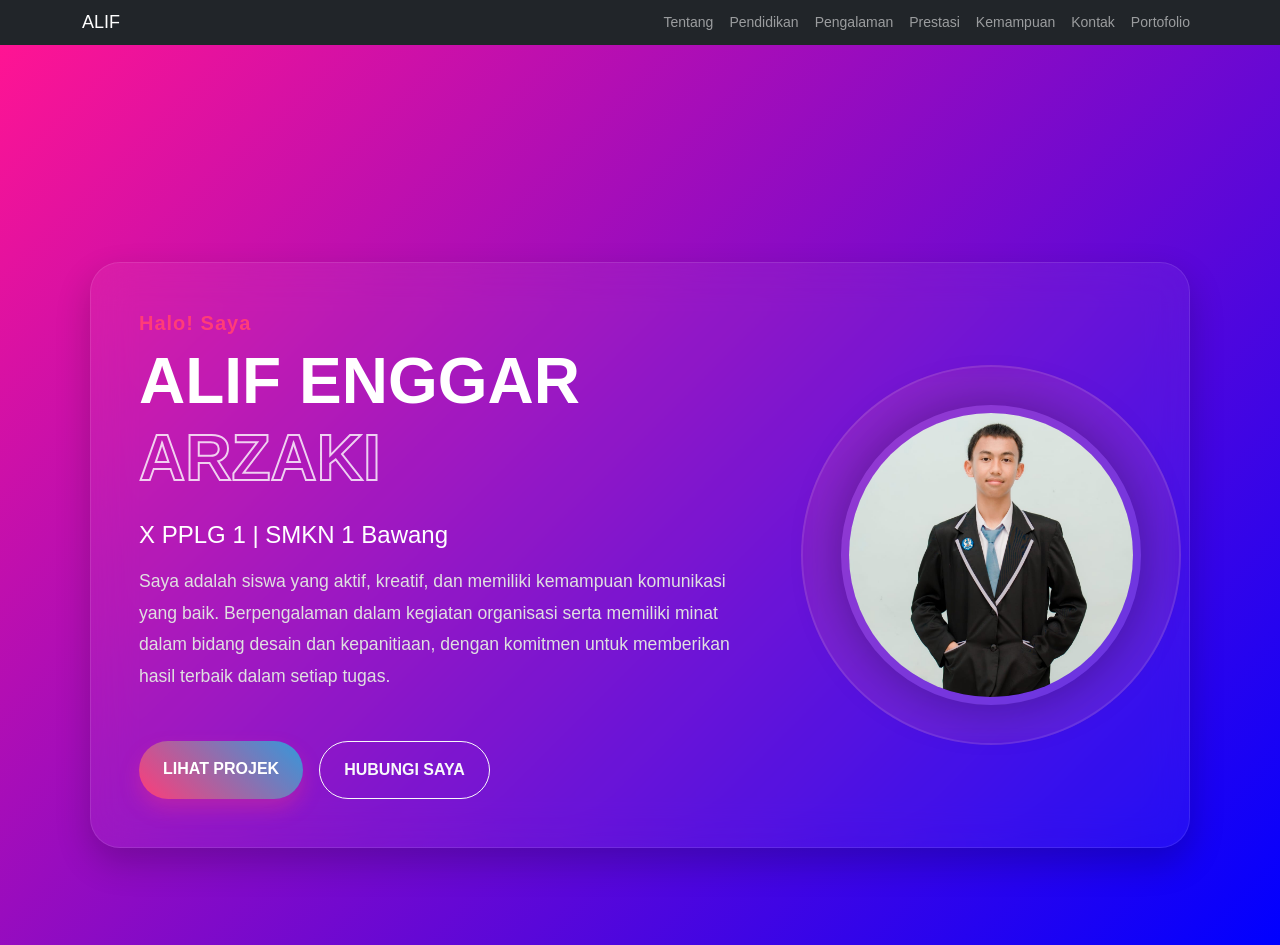
<file: index.html>
<!doctype html>
<html lang="en">

<head>
  <meta charset="UTF-8" />
  <meta name="viewport" content="width=device-width, initial-scale=1.0" />
  <title>CV_AlifEnggarArzaki</title>
  <link href="bootstrap.min.css" rel="stylesheet" />
  <link href="style.css" rel="stylesheet" />
  <script src="https://cdn.jsdelivr.net/npm/bootstrap@5.3.0/dist/js/bootstrap.bundle.min.js"></script>
  </body>

</html>
</head>

<body>
  <nav class="navbar navbar-expand-lg navbar-dark bg-dark py-1">
    <div class="container">
      <a class="navbar-brand" href="#">ALIF</a>

      <button class="navbar-toggler" type="button" data-bs-toggle="collapse" data-bs-target="#menu">
        <span class="navbar-toggler-icon"></span>
      </button>

      <div class="collapse navbar-collapse" id="menu">
        <ul class="navbar-nav ms-auto">
          <li class="nav-item">
            <a class="nav-link" href="#">Tentang</a>
          </li>
          <li class="nav-item">
            <a class="nav-link" href="pendidikan.html">Pendidikan</a>
          </li>
          <li class="nav-item">
            <a class="nav-link" href="pengalaman.html">Pengalaman</a>
          </li>
          <li class="nav-item">
            <a class="nav-link" href="prestasi.html">Prestasi</a>
          </li>
          <li class="nav-item">
            <a class="nav-link" href="Kemampuan.html">Kemampuan</a>
          </li>
          <li class="nav-item">
            <a class="nav-link" href="kontak.html">Kontak</a>
          </li>
          <li class="nav-item">
            <a class="nav-link" href="portofolio.html">Portofolio</a>
          </li>
        </ul>
      </div>
    </div>
  </nav>

  <section id="tentang" class="tentang-section d-flex align-items-center">
    <div class="container">
      <div class="card tentang-card p-5 mx-auto">
        <div class="row align-items-center">
          <div class="col-lg-8 order-2 order-lg-1 text-container mt-4 mt-lg-0">
            <h5 class="text-primary-custom fw-bold mb-2">Halo! Saya</h5>
            <h1 class="display-3 fw-bold text-white mb-0">ALIF ENGGAR</h1>
            <h1 class="display-3 fw-bold text-outline-custom mb-4">ARZAKI</h1>
            <h4 class="text-white fw-medium mb-3">X PPLG 1 | SMKN 1 Bawang</h4>

            <p class="text-light-gray mb-5">
              Saya adalah siswa yang aktif, kreatif, dan memiliki kemampuan komunikasi yang baik. Berpengalaman dalam
              kegiatan organisasi serta memiliki minat dalam bidang desain dan kepanitiaan, dengan komitmen untuk
              memberikan hasil terbaik dalam setiap tugas.
            </p>

            <div class="d-flex gap-3 btn-wrapper">
              <a href="portofolio.html" class="btn btn-primary-custom px-4 py-3 rounded-pill fw-bold text-uppercase">Lihat
                Projek</a>
              <a href="kontak.html" class="btn btn-outline-light px-4 py-3 rounded-pill fw-bold text-uppercase">Hubungi
                Saya</a>
            </div>
          </div>

          <div class="col-lg-4 order-1 order-lg-2 text-center text-lg-end">
            <div class="foto-container position-relative">
              <div class="ring-blur-custom"></div>
              <img src="Asset/image/FotoProfil.jpeg" class="foto-profil-modern" alt="Alif Enggar Arzaki" />
            </div>
          </div>
        </div>
      </div>
    </div>
  </section>
</body>

</html>
</file>
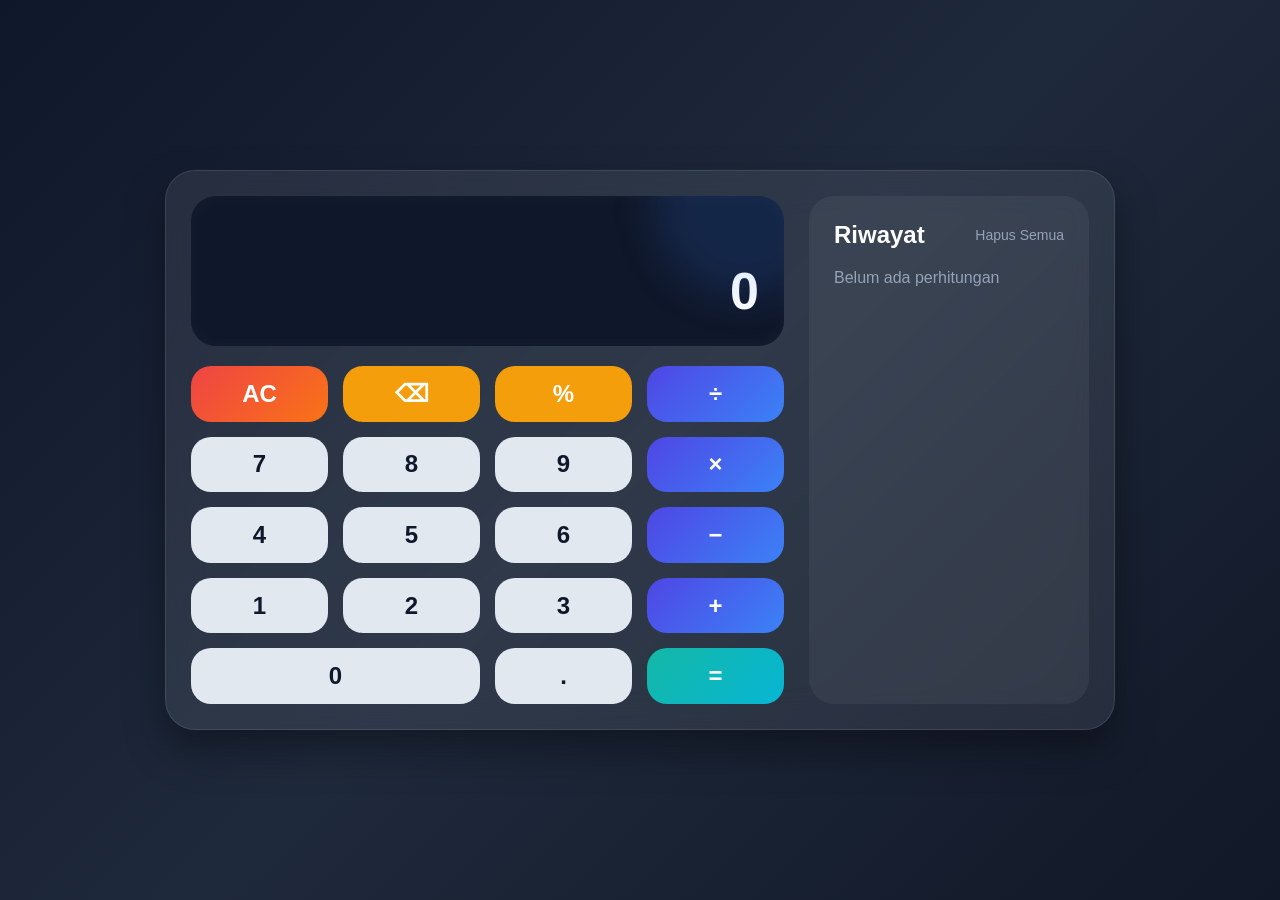
<file: KALKULATOR/index.html>
<!DOCTYPE html>
<html lang="id">
<head>
  <meta charset="UTF-8">
  <meta name="viewport" content="width=device-width, initial-scale=1.0">
  <title>Kalkulator</title>

  <link rel="stylesheet" href="style.css">
  <link rel="stylesheet" href="kalkulator.js">

</head>
<body>

  <div class="container">

    <div class="calculator">

      <div class="display">
        <div class="history-mini" id="miniHistory"></div>
        <div class="result" id="result">0</div>
      </div>

      <div class="buttons">

        <button class="clear" onclick="clearDisplay()">AC</button>
        <button class="special" onclick="deleteLast()">⌫</button>
        <button class="special" onclick="append('%')">%</button>
        <button class="operator" onclick="append('/')">÷</button>

        <button class="number" onclick="append('7')">7</button>
        <button class="number" onclick="append('8')">8</button>
        <button class="number" onclick="append('9')">9</button>
        <button class="operator" onclick="append('*')">×</button>

        <button class="number" onclick="append('4')">4</button>
        <button class="number" onclick="append('5')">5</button>
        <button class="number" onclick="append('6')">6</button>
        <button class="operator" onclick="append('-')">−</button>

        <button class="number" onclick="append('1')">1</button>
        <button class="number" onclick="append('2')">2</button>
        <button class="number" onclick="append('3')">3</button>
        <button class="operator" onclick="append('+')">+</button>

        <button class="number zero" onclick="append('0')">0</button>
        <button class="number" onclick="append('.')">.</button>
        <button class="equal" onclick="calculate()">=</button>

      </div>
    </div>

    <!-- HISTORY -->
    <div class="history-box">

      <div class="history-top">
        <h2>Riwayat</h2>
        <span class="clear-history" onclick="clearHistory()">
          Hapus Semua
        </span>
      </div>

      <div class="history-list" id="historyList">
        <p style="color:#94a3b8">
          Belum ada perhitungan
        </p>
      </div>

    </div>

  </div>

  <script src="kalkulator.js"></script>
</body>
</html>
</file>
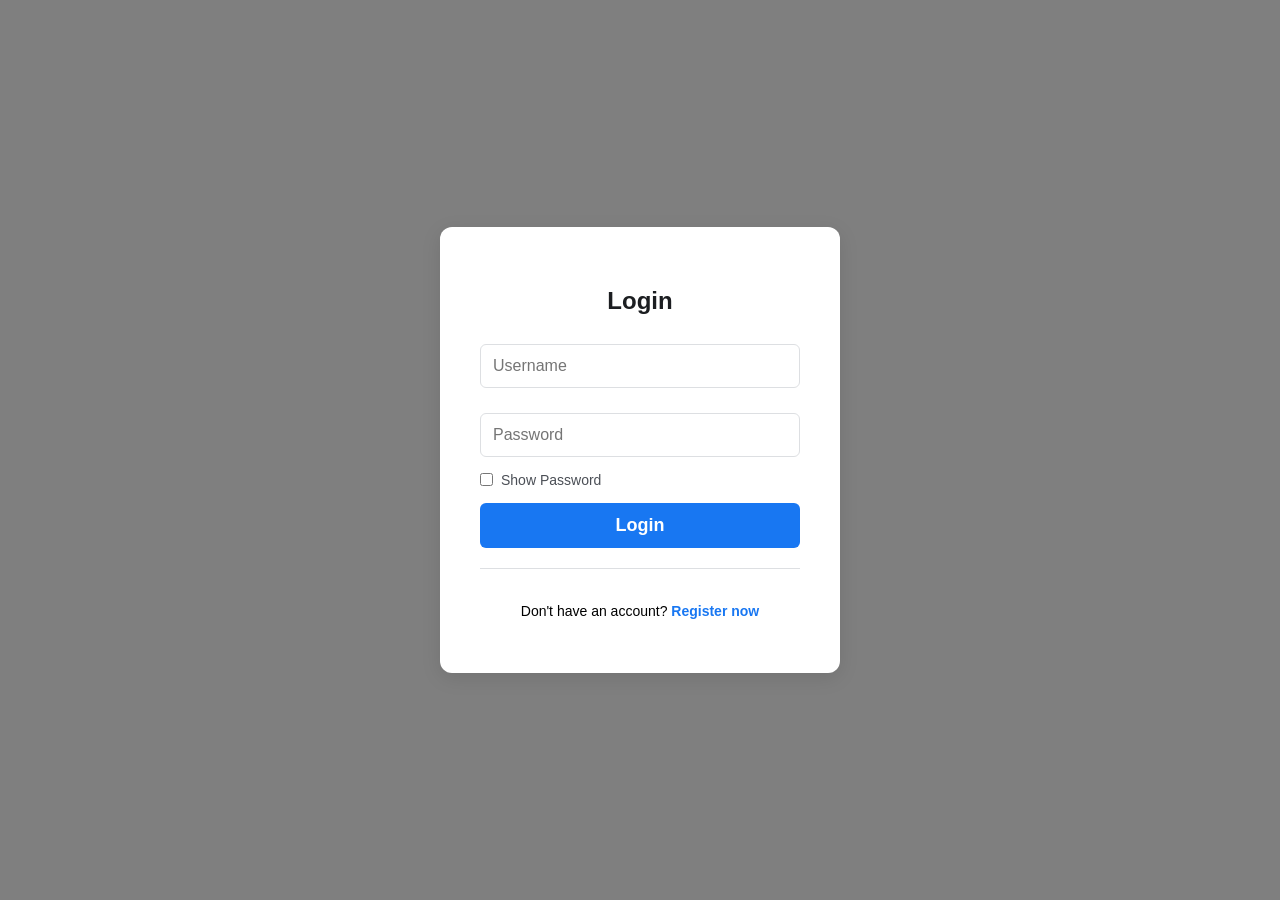
<file: LATIHANJS/index.html>
<!DOCTYPE html>
<html lang="en">
<head>
    <meta charset="UTF-8">
    <meta name="viewport" content="width=device-width, initial-scale=1.0">
    <title>Login Page with Show Password</title>
    <style>
        body {
            font-family: 'Segoe UI', Tahoma, Geneva, Verdana, sans-serif;
            background-image: linear-gradient(rgba(0, 0, 0, 0.5), rgba(0, 0, 0, 0.5)), 
            url('https://img.pikbest.com/photo/20251111/vibrant-autumn-park-pathway-lined-with-colorful-trees-and-fallen-leaves_12023535.jpg!bwr800');
            background-size: cover; 
            background-position: center; 
            background-attachment: fixed; 
            display: flex;
            justify-content: center;
            align-items: center;
            height: 100vh;
            margin: 0;
        }

        .login-page {
            background: white;
            padding: 2.5rem; 
            border-radius: 12px; 
            box-shadow: 0 5px 20px rgba(0, 0, 0, 0.1);
            width: 320px;
            text-align: center;
        }

        h2 {
            margin-bottom: 1.5rem;
            color: #1c1e21;
            font-size: 24px;
        }

        .input-group {
            margin-bottom: 15px;
            text-align: left;
        }

        input[type="text"],
        input[type="password"] {
            width: 100%;
            padding: 12px;
            margin: 5px 0;
            border: 1px solid #dddfe2;
            border-radius: 6px;
            box-sizing: border-box;
            font-size: 16px;
        }

        input[type="text"]:focus,
        input[type="password"]:focus {
            outline: none;
            border-color: #1877f2;
            box-shadow: 0 0 0 2px #e7f3ff;
        }

        .show-password-container {
            display: flex;
            align-items: center;
            justify-content: flex-start;
            margin-top: -5px; 
            margin-bottom: 15px;
            font-size: 14px;
            color: #4b4f56;
            cursor: pointer; 
        }

        .show-password-container input {
            margin: 0 8px 0 0; 
            cursor: pointer;
            width: auto; 
        }

        button.btn-login {
            width: 100%;
            padding: 12px;
            background-color: #1877f2; 
            border: none;
            border-radius: 6px;
            color: white;
            font-size: 18px;
            font-weight: bold;
            cursor: pointer;
            transition: background-color 0.3s;
        }

        button.btn-login:hover {
            background-color: #166fe5;
        }

        .register {
            margin-top: 20px;
            font-size: 14px;
            border-top: 1px solid #dddfe2;
            padding-top: 20px;
        }

        .register a {
            color: #1877f2;
            text-decoration: none;
            font-weight: 600;
        }

        .register a:hover {
            text-decoration: underline;
        }
    </style>
</head>
<body>

    <div class="login-page">
        <h2>Login</h2>
        <form id="loginForm">
            <div class="input-group">
                <input type="text" id="username" placeholder="Username" required>
            </div>
            
            <div class="input-group">
                <input type="password" id="password" placeholder="Password" required>
            </div>

            <div class="show-password-container">
                <input type="checkbox" id="showPasswordCheckbox">
                <label for="showPasswordCheckbox">Show Password</label>
            </div>

            <button type="submit" class="btn-login">Login</button>
        </form>
        
        <div class="register">
            <p>Don't have an account? <a href="#">Register now</a></p>
        </div>
    </div>

    <script>

        const passwordInput = document.getElementById('password');
        const showPasswordCheckbox = document.getElementById('showPasswordCheckbox');

        showPasswordCheckbox.addEventListener('change', function() {
            if (this.checked) {
                passwordInput.type = 'text';
            } else {
                passwordInput.type = 'password';
            }
        });


        document.getElementById('loginForm').addEventListener('submit', function(event) {
            event.preventDefault(); 
            const user = document.getElementById('username').value;
            const pass = passwordInput.value; 
            const validUsername = "ALIF";
            const validPassword = "ALIFGACOR123";

            if (user === validUsername && pass === validPassword) {
                alert("Login Berhasil");
            } else {
                alert("Login Gagal Username atau Password Salah");
            }
        });
    </script>

</body>
</html>
</file>
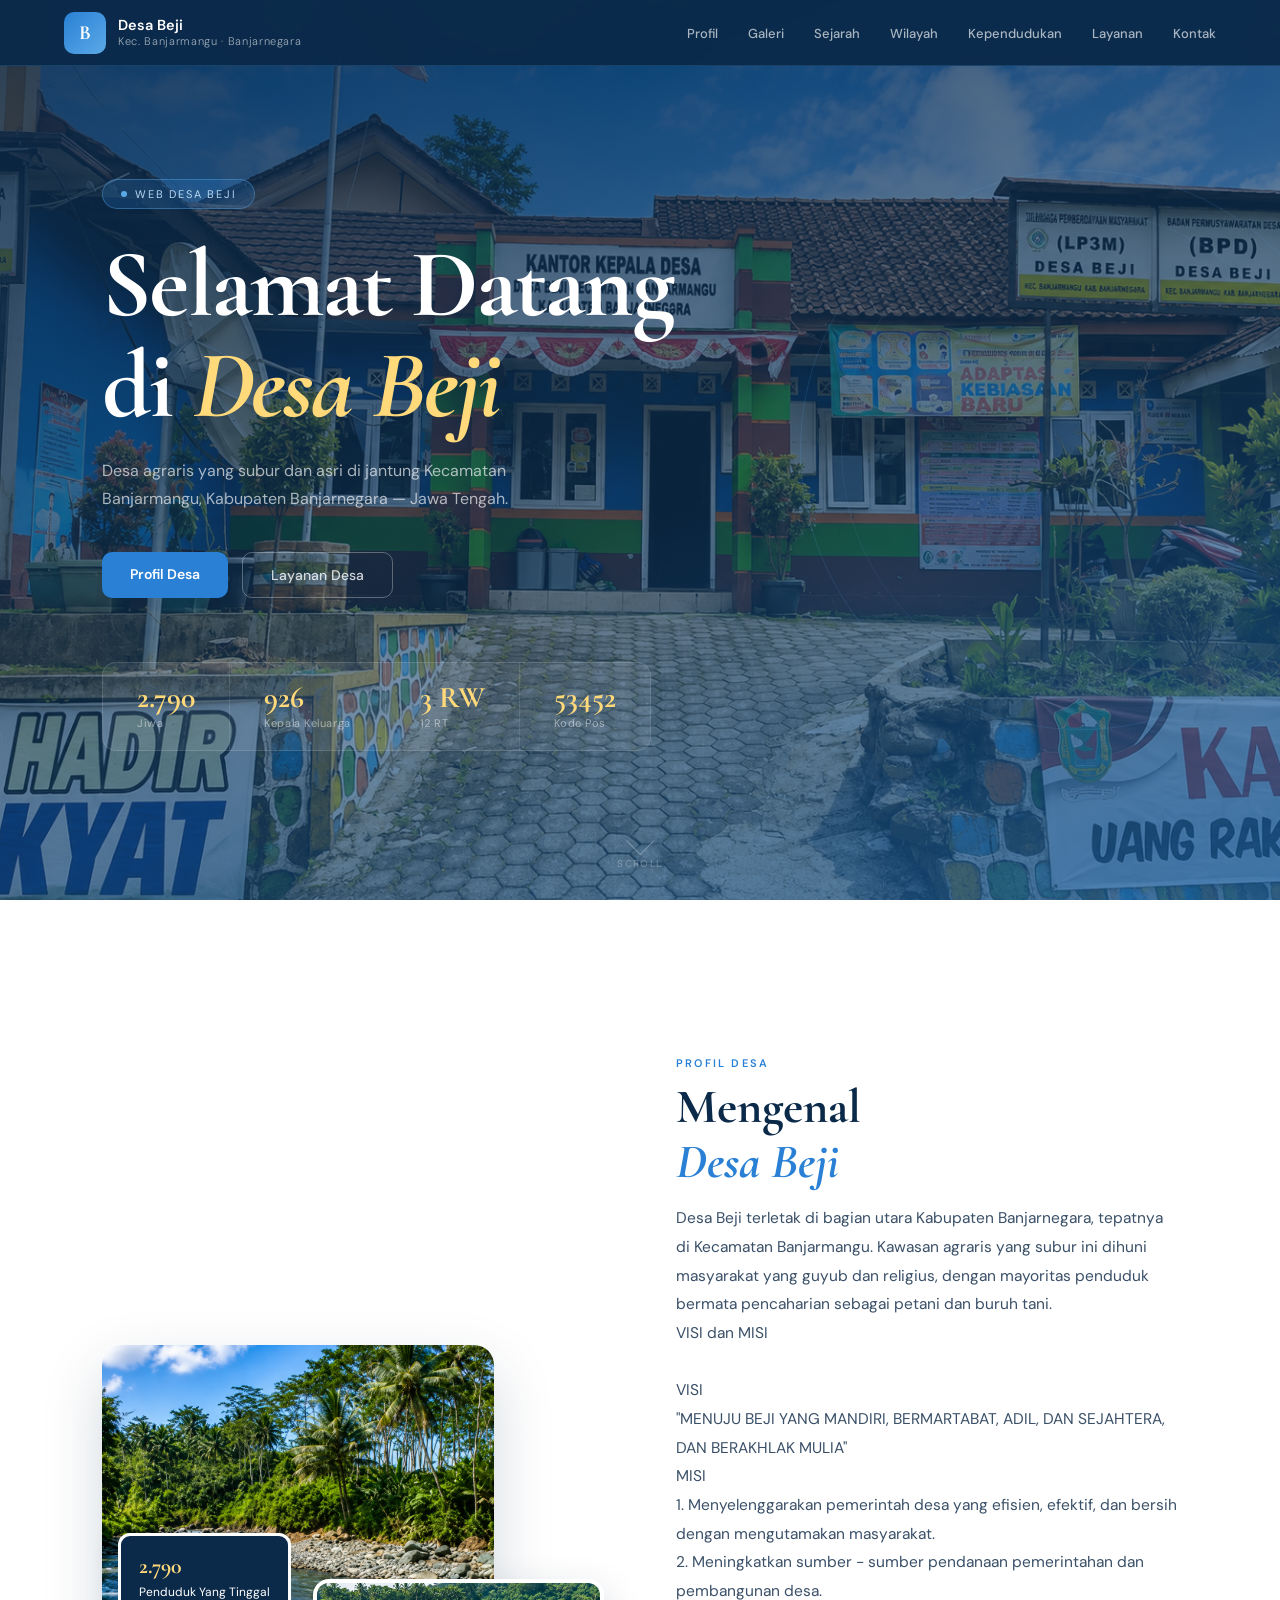
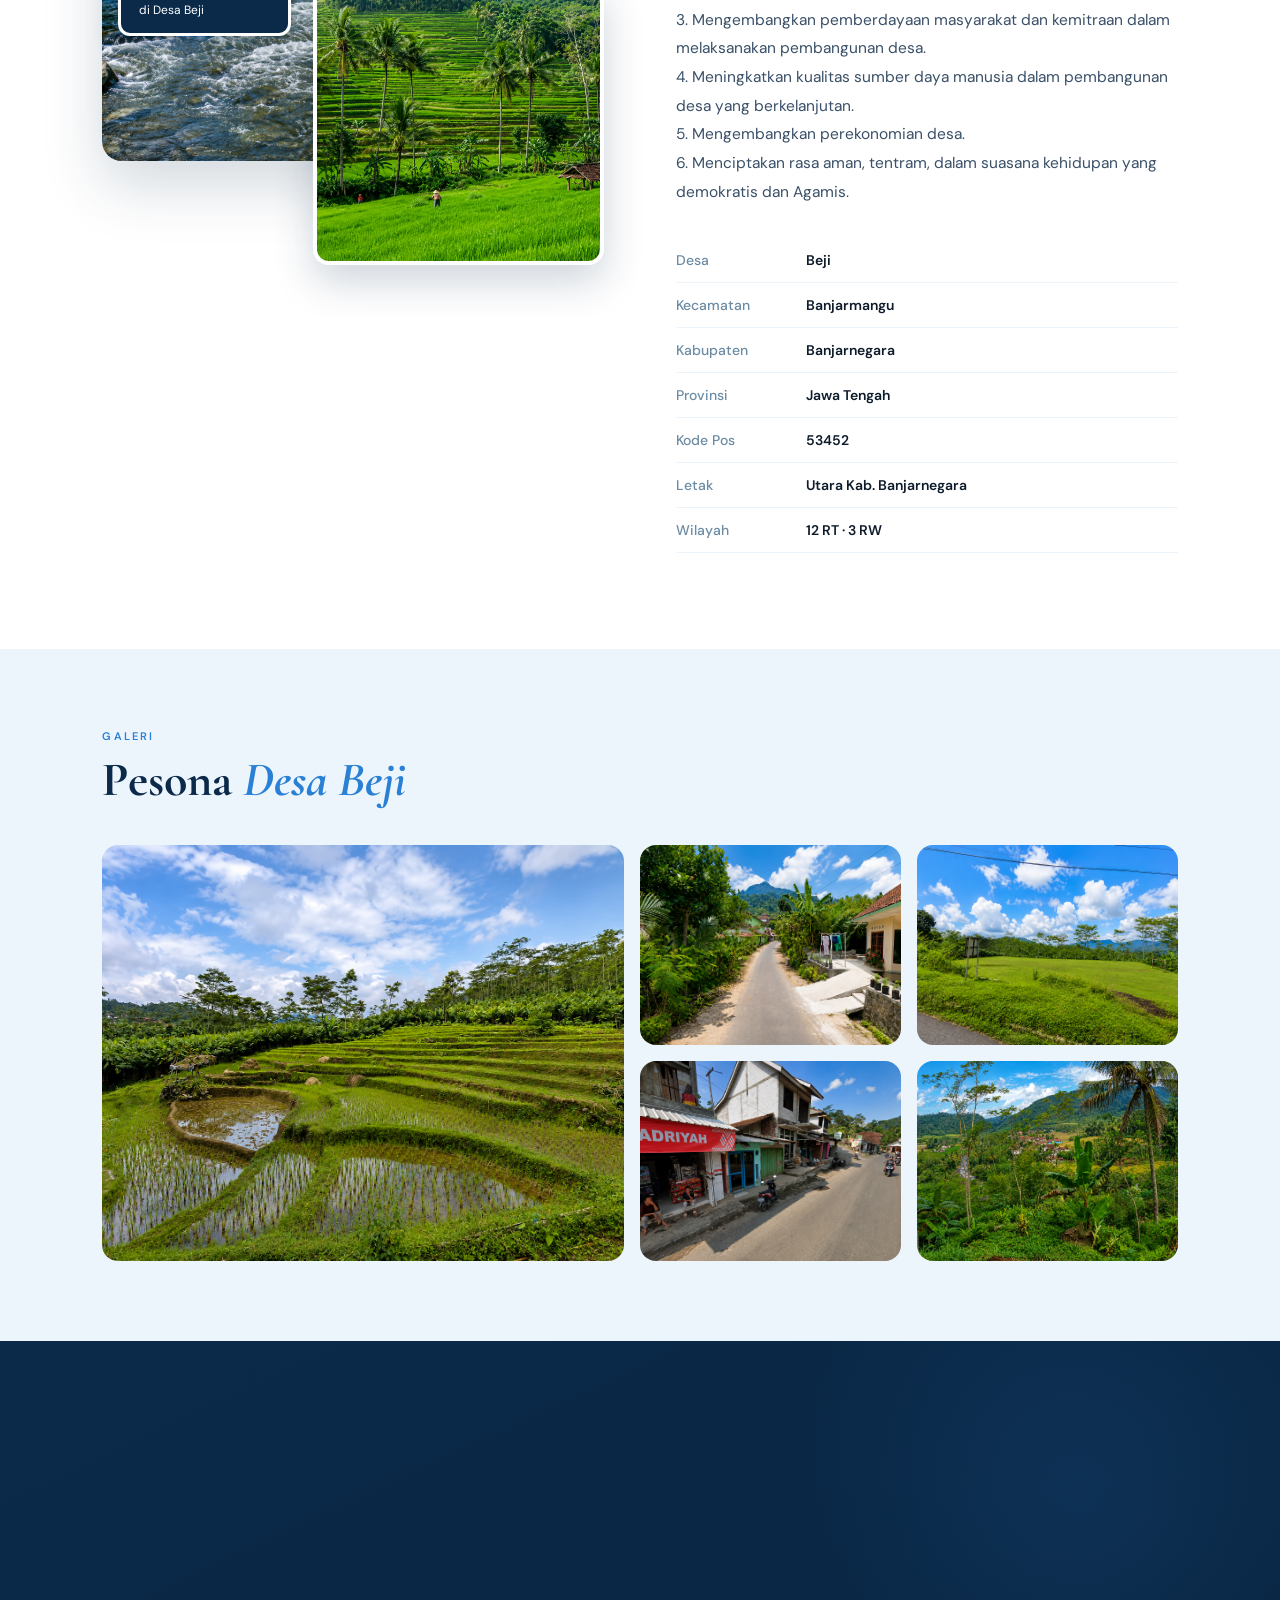
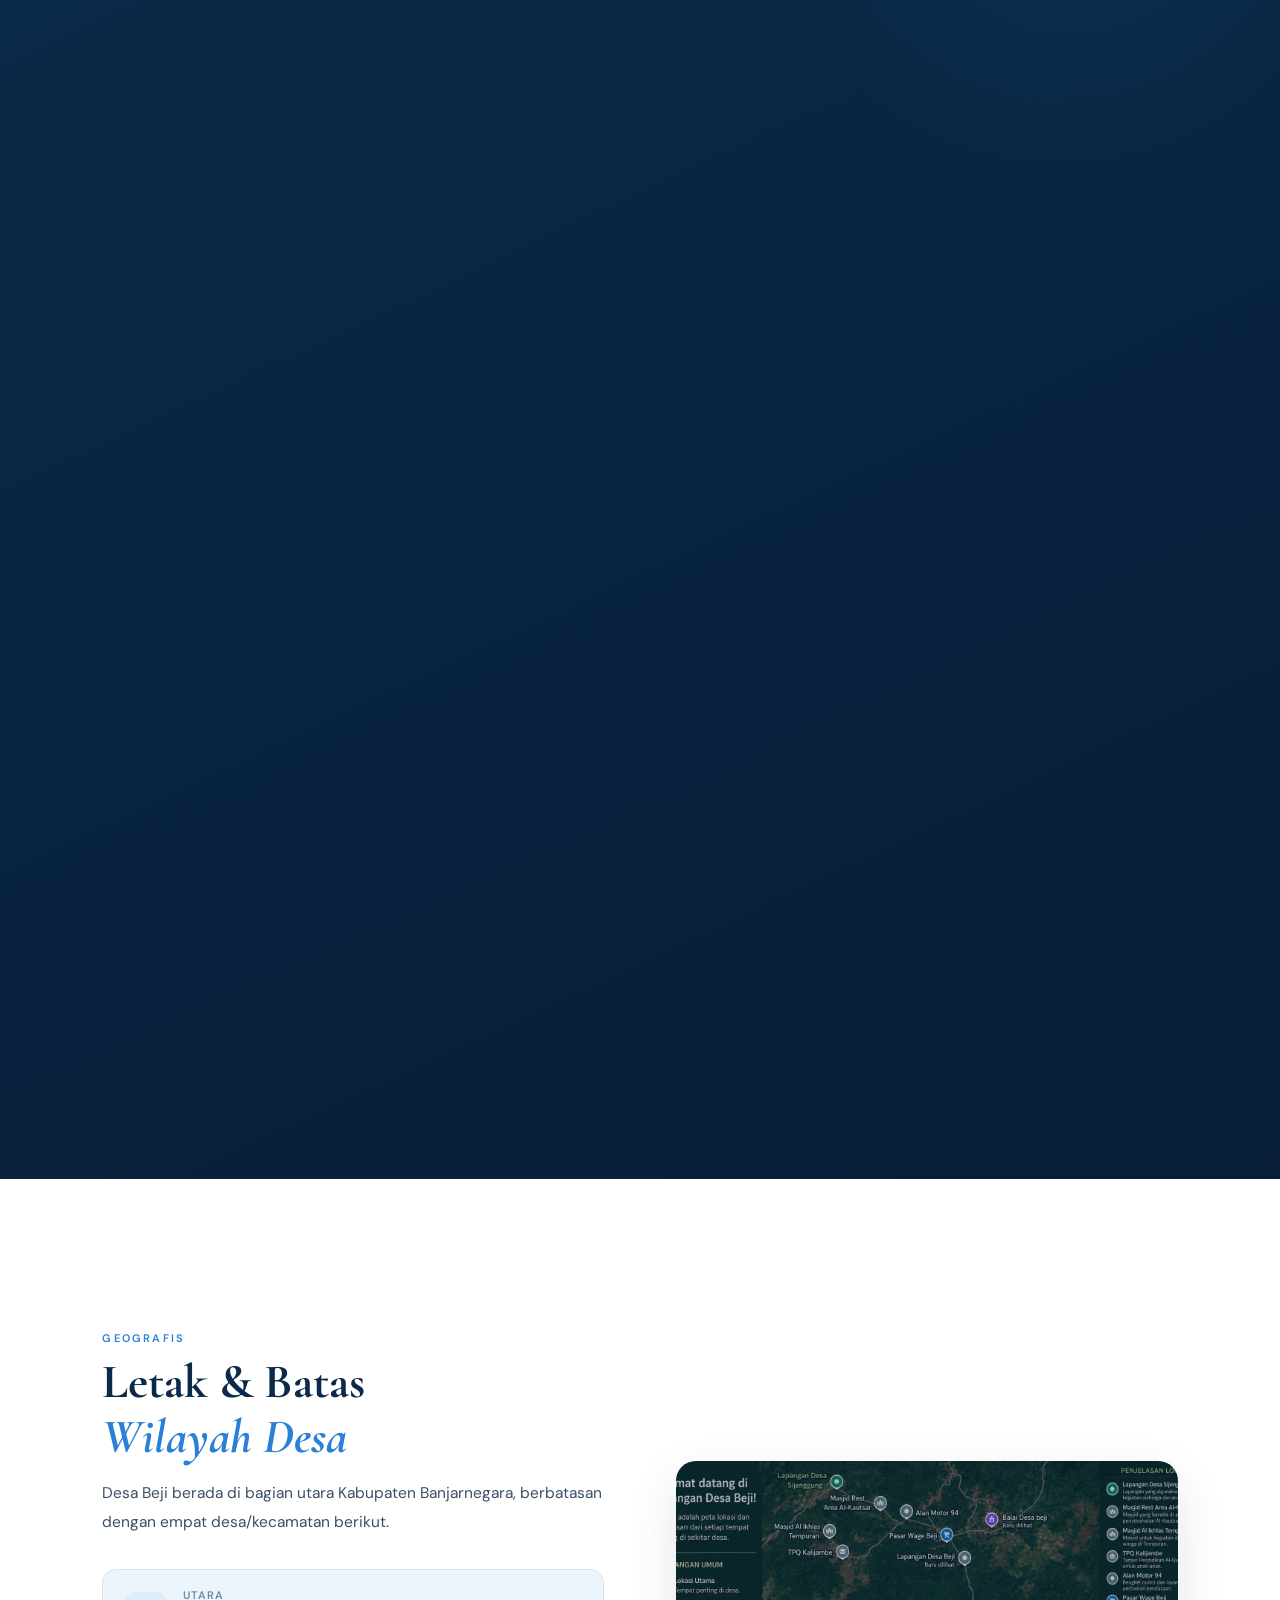
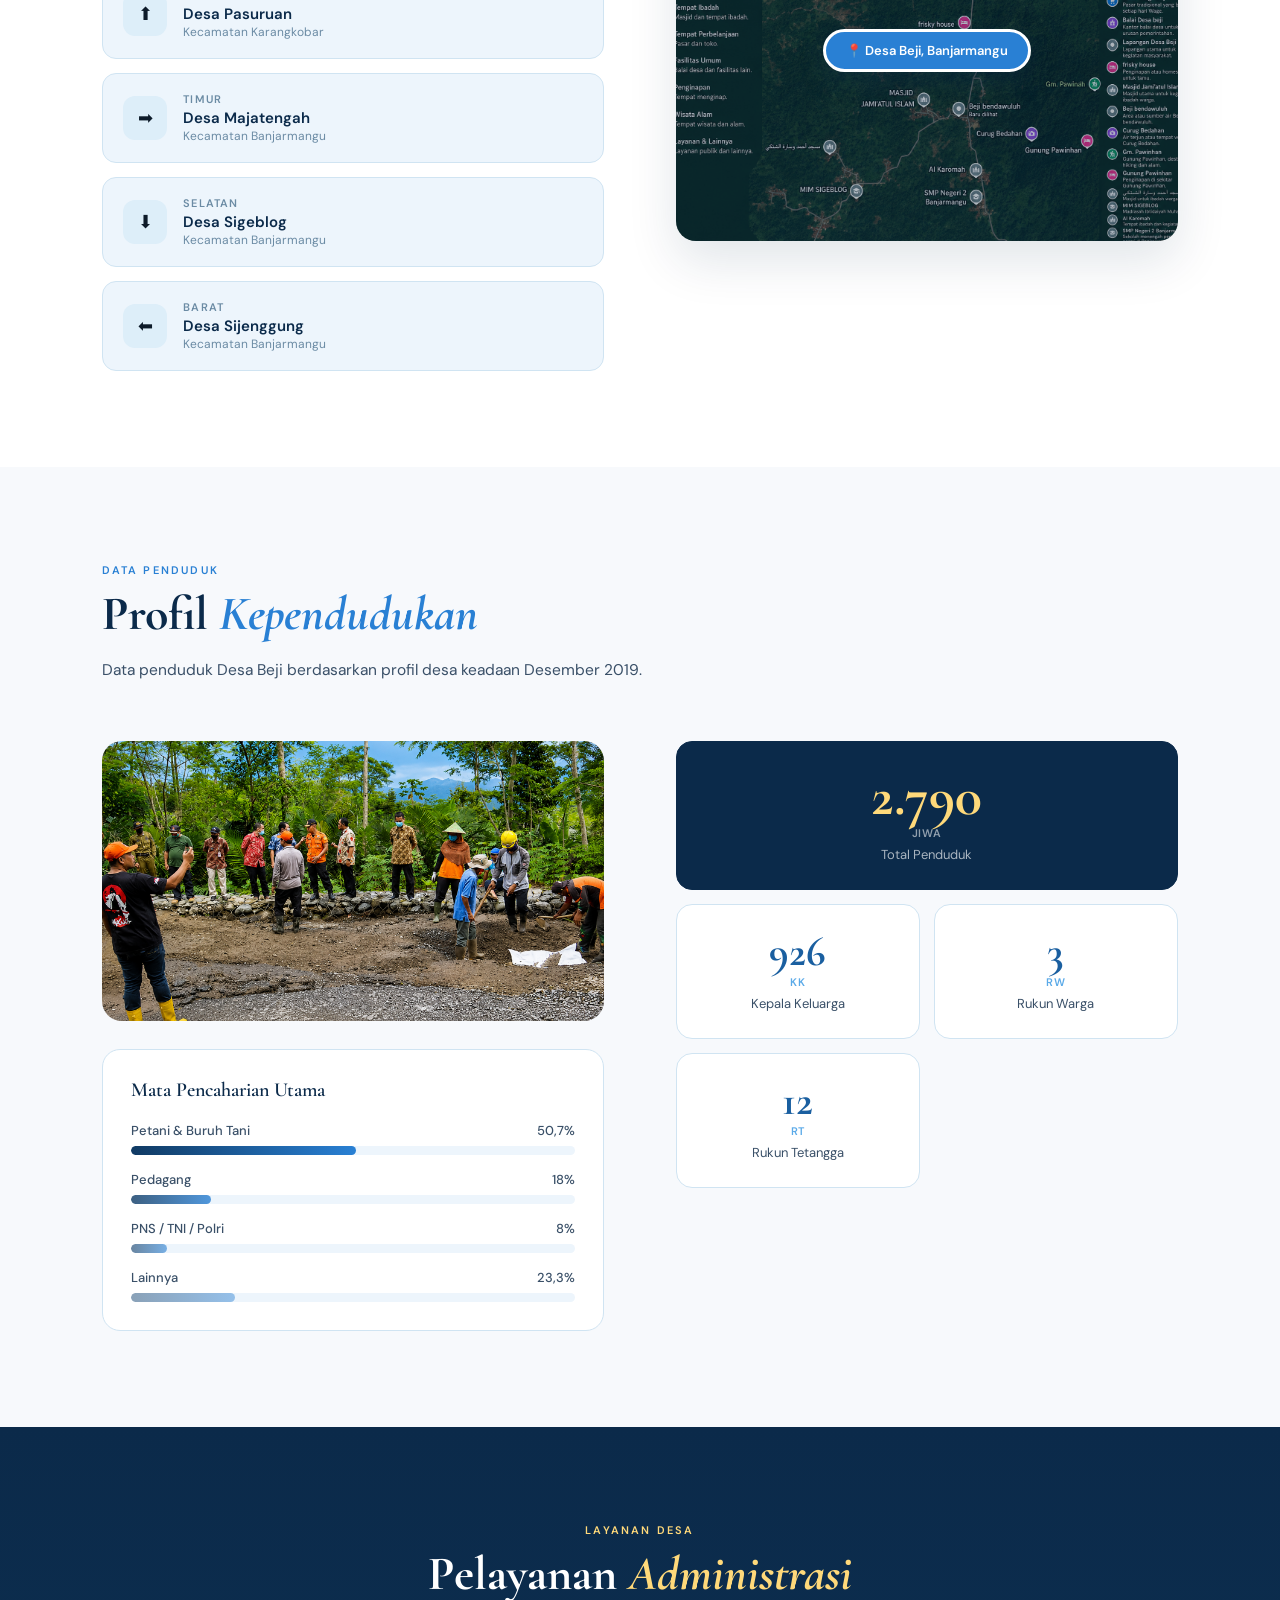
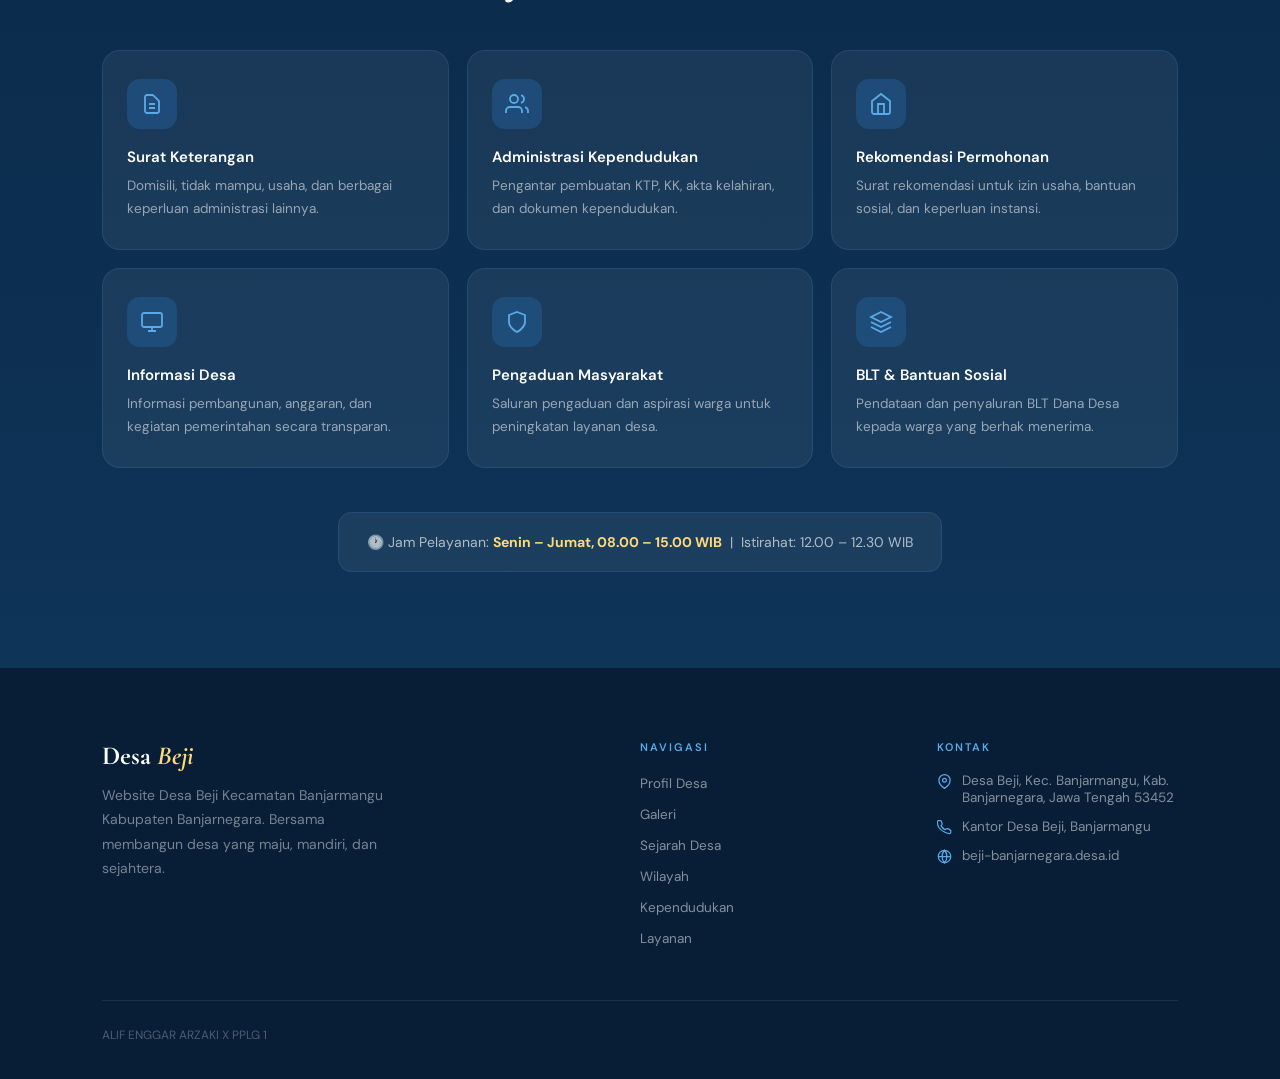
<file: WEB DESA/index.html>
<!DOCTYPE html>
<html lang="id">

<head>
    <meta charset="UTF-8">
    <meta name="viewport" content="width=device-width, initial-scale=1.0">
    <title>Desa Beji — Kecamatan Banjarmangu, Banjarnegara</title>
    <link
        href="https://fonts.googleapis.com/css2?family=Cormorant+Garamond:ital,wght@0,400;0,600;0,700;1,400;1,600&family=DM+Sans:wght@300;400;500;600&display=swap"
        rel="stylesheet">
    <link rel="stylesheet" href="style.css">
</head>

<body>

    <!-- NAVBAR -->
    <nav>
        <a href="#" class="nav-brand">
            <div class="nav-logo" img src="image/LOGODESA.png">B</div>
            <div class="nav-title">
                Desa Beji
                <span>Kec. Banjarmangu · Banjarnegara</span>
            </div>
        </a>
        <ul class="nav-links">
            <li>
                <a href="#profil">Profil</a>
            </li>
            <li>
                <a href="#galeri">Galeri</a>
            </li>
            <li>
                <a href="#sejarah">Sejarah</a>
            </li>
            <li>
                <a href="#wilayah">Wilayah</a>
            </li>
            <li>
                <a href="#kependudukan">Kependudukan</a>
            </li>
            <li>
                <a href="#layanan">Layanan</a>
            </li>
            <li>
                <a href="#footer">Kontak</a>
            </li>
        </ul>
    </nav>

    <!-- HERO -->
    <section id="hero">
        <div class="hero-bg-circle"></div>
        <div class="hero-badge">Web Desa Beji</div>
        <h1 class="hero-title">Selamat Datang<br>di
            <em>Desa Beji</em>
        </h1>
        <p class="hero-sub">Desa agraris yang subur dan asri di jantung Kecamatan Banjarmangu, Kabupaten Banjarnegara —
            Jawa Tengah.</p>
        <div class="hero-actions">
            <a href="#profil" class="btn-primary">Profil Desa</a>
            <a href="#layanan" class="btn-outline">Layanan Desa</a>
        </div>
        <div class="hero-stats">
            <div class="hero-stat">
                <div class="hero-stat-n">2.790</div>
                <div class="hero-stat-l">Jiwa</div>
            </div>
            <div class="hero-stat">
                <div class="hero-stat-n">926</div>
                <div class="hero-stat-l">Kepala Keluarga</div>
            </div>
            <div class="hero-stat">
                <div class="hero-stat-n">3 RW</div>
                <div class="hero-stat-l">12 RT</div>
            </div>
            <div class="hero-stat">
                <div class="hero-stat-n">53452</div>
                <div class="hero-stat-l">Kode Pos</div>
            </div>
        </div>
        <div class="hero-scroll-hint">
            <div class="scroll-arrow"></div>
            Scroll
        </div>
    </section>

    <!-- PROFIL -->
    <section id="profil">
        <div class="profil-grid">
            <div class="profil-img-stack reveal">
                <div class="pimg-main">
                    <img src="image/Pemandangan sungai.png" alt="Pemandangan Desa Beji">
                </div>
                <div class="pimg-accent">
                    <img src="image/Pemandangansawah.png" alt="Sawah Desa Beji">
                </div>
                <div class="pimg-badge">
                    <strong>2.790</strong>
                    Penduduk Yang Tinggal<br>di Desa Beji
                </div>
            </div>
            <div class="reveal" style="transition-delay:.15s">
                <p class="sec-label">Profil Desa</p>
                <h2 class="sec-title">Mengenal<br><em>Desa Beji</em>
                </h2>
                <p class="sec-body">
                    Desa Beji terletak di bagian utara Kabupaten Banjarnegara, tepatnya di Kecamatan Banjarmangu.
                    Kawasan agraris yang subur ini dihuni masyarakat yang guyub dan religius,
                    dengan mayoritas penduduk bermata pencaharian sebagai petani dan buruh tani.
                    <br>VISI dan MISI<br>
                    <br>VISI<br>
                    "MENUJU BEJI YANG MANDIRI,

                    BERMARTABAT, ADIL, DAN SEJAHTERA,

                    DAN BERAKHLAK MULIA''

                    <br>
                    MISI<br>

                    1. Menyelenggarakan pemerintah desa yang efisien, efektif, dan bersih dengan mengutamakan
                    masyarakat.<br>

                    2. Meningkatkan sumber - sumber pendanaan pemerintahan dan pembangunan desa.<br>

                    3. Mengembangkan pemberdayaan masyarakat dan kemitraan dalam melaksanakan pembangunan desa.<br>

                    4. Meningkatkan kualitas sumber daya manusia dalam pembangunan desa yang berkelanjutan.<br>

                    5. Mengembangkan perekonomian desa.<br>

                    6. Menciptakan rasa aman, tentram, dalam suasana kehidupan yang demokratis dan Agamis.
                </p>
                <table class="info-table">
                    <tr>
                        <td>Desa</td>
                        <td>Beji</td>
                    </tr>
                    <tr>
                        <td>Kecamatan</td>
                        <td>Banjarmangu</td>
                    </tr>
                    <tr>
                        <td>Kabupaten</td>
                        <td>Banjarnegara</td>
                    </tr>
                    <tr>
                        <td>Provinsi</td>
                        <td>Jawa Tengah</td>
                    </tr>
                    <tr>
                        <td>Kode Pos</td>
                        <td>53452</td>
                    </tr>
                    <tr>
                        <td>Letak</td>
                        <td>Utara Kab. Banjarnegara</td>
                    </tr>
                    <tr>
                        <td>Wilayah</td>
                        <td>12 RT · 3 RW</td>
                    </tr>
                </table>
            </div>
        </div>
    </section>

    <!-- GALERI -->
    <section id="galeri">
        <div class="galeri-header reveal">
            <div>
                <p class="sec-label">Galeri</p>
                <h2 class="sec-title">Pesona
                    <em>Desa Beji</em>
                </h2>
            </div>
        </div>
        <div class="galeri-grid reveal" style="transition-delay:.1s">
            <div class="gal-item big">
                <img src="image/Sawah1.png" alt="Hamparan sawah hijau">
                <div class="gal-overlay">Hamparan sawah Desa Beji</div>
            </div>
            <div class="gal-item">
                <img src="image/Pemandangan gunung.png" alt="Pegunungan Banjarnegara">
                <div class="gal-overlay">Alam pegunungan Banjarnegara</div>
            </div>
            <div class="gal-item">
                <img src="image/Lapangan.png" alt="Lahan pertanian">
                <div class="gal-overlay">Lapangan Desa</div>
            </div>
            <div class="gal-item">
                <img src="image/AktivitasWarga.png" alt="Kehidupan warga desa">
                <div class="gal-overlay">Pasar Wage</div>
            </div>
            <div class="gal-item">
                <img src="image/Suasana.png" alt="Suasana desa">
                <div class="ga
            l-overlay">Suasana asri desa</div>
            </div>
        </div>
    </section>

    <!-- SEJARAH -->
    <section id="sejarah">
        <p class="sec-label reveal">Sejarah Desa</p>
        <h2 class="sec-title reveal" style="color:#fff" style="transition-delay:.05s">Perjalanan Panjang
            <em style="color:var(--gold-light)">Desa Beji</em>
        </h2>
        <div class="sejarah-layout">
            <div class="reveal">
                <div class="sejarah-img">
                    <img src="image/Balaidesa.png" alt="Suasana desa tradisional">
                    <div class="sejarah-img-overlay">
                        <div class="sejarah-img-caption">
                            <strong>Desa Beji</strong>
                            Kec. Banjarmangu, Kab. Banjarnegara
                        </div>
                    </div>
                </div>
            </div>
            <div class="reveal" style="transition-delay:.15s">
                <div class="sejarah-desc">
                    Menurut Cerita para sesepuh Desa tidak ada yang bisa menceritakan secara runtut mengenai berdirinya
                    Desa Beji.
                    sehingga mengenai legenda desa beji yang sesungguhnya hanyalah Tuhan yang maha tahu.
                    para sesepuh Desa hanya dapat sekilas menceritakan khususnya Beji krajan yang pada awalnya pemukiman
                    berada berdampingan dengan Desa Prendengan,
                    atau lebih tepatnya di sebelah selatan sungai raga jaya. karena sesuatu hal, pemukiman berpindah ke
                    sebelah utara sungai raga jaya yang sampai sekarang terkenal dengan nama beji krjan.
                    di dukuh beji krajan inilah merupakan tonggak sejarah mulai berkembangnya pengetahuan dan peradaban,
                    hal tersebut di buktikan dengan adanya berdirinya sekolah umum yang merupakan sentra pendidikandari
                    desa sekitar wilyah Beji.
                    selain itu juga awal berkembanya islam yang berdirikan dengan berdirinya masjid, yang sampai saat
                    ini terkenal dengan nama Masjid Abdulah Umar.<br>
                    Kepala Desa Saat Ini : Pak Nyana<br>
                    Sekretaris Desa : Pak Khamdan Sapriyana<br>
                    Kaur Perencanaan : Pak Slamet Subekti<br>
                    Kaur Keuangan : Pak Efudin<br>
                    Kasi Pelayanan : Pak Nur Hidayat<br>
                    Kasi Kesejahteraan : Pak Al Khobir<br>
                    Kasi Pemerintahan : Pak Buktianto<br>
                    Kepala Dusun 1 : Pak Rian Wahyu Pratama<br>
                    Kepala Dusun 2 : Pak Mohamad Anton Riyadi<br>
                    Kepala Dusun 3 : Pak Muqodim<br>
                    Kaur Tu dan Umum : Pak Fiki Wahyudi<br>

                </div>
                <div class="timeline">
                    <div class="tl-item">
                        <div class="tl-dot"></div>
                        <div class="tl-year">Sebelum 1903</div>
                        <div class="tl-name">Pamot</div>
                        <div class="tl-note">Kepala desa pertama Desa Beji</div>
                    </div>
                    <div class="tl-item">
                        <div class="tl-dot"></div>
                        <div class="tl-year">1903 – 1930</div>
                        <div class="tl-name">Abdulah Umar</div>
                        <div class="tl-note">Meninggal saat menjabat</div>
                    </div>
                    <div class="tl-item">
                        <div class="tl-dot"></div>
                        <div class="tl-year">1931 – dst.</div>
                        <div class="tl-name">Kepemimpinan Berlanjut</div>
                        <div class="tl-note">Desa terus tumbuh dan berkembang</div>
                    </div>
                    <div class="tl-item" style="padding-bottom:0">
                        <div class="tl-dot" style="background:var(--gold)"></div>
                        <div class="tl-year">Saat Ini</div>
                        <div class="tl-name">Pemerintah Desa Beji</div>
                        <div class="tl-note">Melayani seluruh warga Desa Beji</div>
                    </div>
                </div>
            </div>
        </div>
    </section>

    <!-- WILAYAH -->
    <section id="wilayah">
        <div class="wilayah-layout">
            <div class="reveal">
                <p class="sec-label">Geografis</p>
                <h2 class="sec-title">Letak &amp; Batas<br><em>Wilayah Desa</em>
                </h2>
                <p class="sec-body">Desa Beji berada di bagian utara Kabupaten Banjarnegara, berbatasan dengan empat
                    desa/kecamatan berikut.</p>
                <div class="batas-list" style="margin-top:32px">
                    <div class="batas-item">
                        <div class="batas-dir">⬆</div>
                        <div>
                            <div class="batas-info-key">Utara</div>
                            <div class="batas-info-val">Desa Pasuruan</div>
                            <div class="batas-info-sub">Kecamatan Karangkobar</div>
                        </div>
                    </div>
                    <div class="batas-item">
                        <div class="batas-dir">➡</div>
                        <div>
                            <div class="batas-info-key">Timur</div>
                            <div class="batas-info-val">Desa Majatengah</div>
                            <div class="batas-info-sub">Kecamatan Banjarmangu</div>
                        </div>
                    </div>
                    <div class="batas-item">
                        <div class="batas-dir">⬇</div>
                        <div>
                            <div class="batas-info-key">Selatan</div>
                            <div class="batas-info-val">Desa Sigeblog</div>
                            <div class="batas-info-sub">Kecamatan Banjarmangu</div>
                        </div>
                    </div>
                    <div class="batas-item">
                        <div class="batas-dir">⬅</div>
                        <div>
                            <div class="batas-info-key">Barat</div>
                            <div class="batas-info-val">Desa Sijenggung</div>
                            <div class="batas-info-sub">Kecamatan Banjarmangu</div>
                        </div>
                    </div>
                </div>
            </div>
            <div class="reveal" style="transition-delay:.15s">
                <div class="wilayah-map-mock">
                    <img src="image/Peta.png" alt="Wilayah Desa Beji">
                    <div class="map-overlay">
                        <div class="map-pin">📍 Desa Beji, Banjarmangu</div>
                    </div>
                </div>
            </div>
        </div>
    </section>

    <!-- KEPENDUDUKAN -->
    <section id="kependudukan">
        <div class="reveal">
            <p class="sec-label">Data Penduduk</p>
            <h2 class="sec-title">Profil
                <em>Kependudukan</em>
            </h2>
            <p class="sec-body">Data penduduk Desa Beji berdasarkan profil desa keadaan Desember 2019.</p>
        </div>
        <div class="kep-layout">
            <div class="reveal" style="transition-delay:.1s">
                <div class="kep-img">
                    <img src="image/WARGA.png" alt="Warga Desa Beji">
                </div>
                <div class="mp-block">
                    <div class="mp-title">Mata Pencaharian Utama</div>
                    <div class="mp-row">
                        <div class="mp-meta">
                            <span>Petani &amp; Buruh Tani</span>
                            <span>50,7%</span>
                        </div>
                        <div class="mp-bg">
                            <div class="mp-fill" data-w="50.7%" style="width:0"></div>
                        </div>
                    </div>
                    <div class="mp-row">
                        <div class="mp-meta">
                            <span>Pedagang</span>
                            <span>18%</span>
                        </div>
                        <div class="mp-bg">
                            <div class="mp-fill" data-w="18%" style="width:0; opacity:.8"></div>
                        </div>
                    </div>
                    <div class="mp-row">
                        <div class="mp-meta">
                            <span>PNS / TNI / Polri</span>
                            <span>8%</span>
                        </div>
                        <div class="mp-bg">
                            <div class="mp-fill" data-w="8%" style="width:0; opacity:.6"></div>
                        </div>
                    </div>
                    <div class="mp-row" style="margin-bottom:0">
                        <div class="mp-meta">
                            <span>Lainnya</span>
                            <span>23,3%</span>
                        </div>
                        <div class="mp-bg">
                            <div class="mp-fill" data-w="23.3%" style="width:0; opacity:.45"></div>
                        </div>
                    </div>
                </div>
            </div>
            <div class="reveal" style="transition-delay:.2s">
                <div class="kep-cards">
                    <div class="kep-card featured">
                        <div class="kep-n">2.790</div>
                        <div class="kep-u">JIWA</div>
                        <div class="kep-l">Total Penduduk</div>
                    </div>
                    <div class="kep-card">
                        <div class="kep-n">926</div>
                        <div class="kep-u">KK</div>
                        <div class="kep-l">Kepala Keluarga</div>
                    </div>
                    <div class="kep-card">
                        <div class="kep-n">3</div>
                        <div class="kep-u">RW</div>
                        <div class="kep-l">Rukun Warga</div>
                    </div>
                    <div class="kep-card">
                        <div class="kep-n">12</div>
                        <div class="kep-u">RT</div>
                        <div class="kep-l">Rukun Tetangga</div>
                    </div>
                </div>
            </div>
        </div>
    </section>

    <!-- LAYANAN -->
    <section id="layanan">
        <div style="text-align:center" class="reveal">
            <p class="sec-label">Layanan Desa</p>
            <h2 class="sec-title">Pelayanan
                <em style="color:var(--gold-light)">Administrasi</em>
            </h2>
        </div>
        <div class="layanan-grid reveal" style="transition-delay:.1s">
            <div class="layanan-card">
                <div class="layanan-icon">
                    <svg viewbox="0 0 24 24">
                        <path
                            d="M9 12h6m-6 4h6m2 5H7a2 2 0 01-2-2V5a2 2 0 012-2h5.586a1 1 0 01.707.293l5.414 5.414a1 1 0 01.293.707V19a2 2 0 01-2 2z" />
                    </svg>
                </div>
                <div class="layanan-nm">Surat Keterangan</div>
                <div class="layanan-ds">Domisili, tidak mampu, usaha, dan berbagai keperluan administrasi lainnya.</div>
            </div>
            <div class="layanan-card">
                <div class="layanan-icon">
                    <svg viewbox="0 0 24 24">
                        <path d="M17 21v-2a4 4 0 00-4-4H5a4 4 0 00-4 4v2" />
                        <circle cx="9" cy="7" r="4" />
                        <path d="M23 21v-2a4 4 0 00-3-3.87M16 3.13a4 4 0 010 7.75" />
                    </svg>
                </div>
                <div class="layanan-nm">Administrasi Kependudukan</div>
                <div class="layanan-ds">Pengantar pembuatan KTP, KK, akta kelahiran, dan dokumen kependudukan.</div>
            </div>
            <div class="layanan-card">
                <div class="layanan-icon">
                    <svg viewbox="0 0 24 24">
                        <path d="M3 9l9-7 9 7v11a2 2 0 01-2 2H5a2 2 0 01-2-2z" />
                        <polyline points="9 22 9 12 15 12 15 22" />
                    </svg>
                </div>
                <div class="layanan-nm">Rekomendasi Permohonan</div>
                <div class="layanan-ds">Surat rekomendasi untuk izin usaha, bantuan sosial, dan keperluan instansi.
                </div>
            </div>
            <div class="layanan-card">
                <div class="layanan-icon">
                    <svg viewbox="0 0 24 24">
                        <rect x="2" y="3" width="20" height="14" rx="2" />
                        <path d="M8 21h8m-4-4v4" />
                    </svg>
                </div>
                <div class="layanan-nm">Informasi Desa</div>
                <div class="layanan-ds">Informasi pembangunan, anggaran, dan kegiatan pemerintahan secara transparan.
                </div>
            </div>
            <div class="layanan-card">
                <div class="layanan-icon">
                    <svg viewbox="0 0 24 24">
                        <path d="M12 22s8-4 8-10V5l-8-3-8 3v7c0 6 8 10 8 10z" />
                    </svg>
                </div>
                <div class="layanan-nm">Pengaduan Masyarakat</div>
                <div class="layanan-ds">Saluran pengaduan dan aspirasi warga untuk peningkatan layanan desa.</div>
            </div>
            <div class="layanan-card">
                <div class="layanan-icon">
                    <svg viewbox="0 0 24 24">
                        <path d="M12 2L2 7l10 5 10-5-10-5zM2 17l10 5 10-5M2 12l10 5 10-5" />
                    </svg>
                </div>
                <div class="layanan-nm">BLT &amp; Bantuan Sosial</div>
                <div class="layanan-ds">Pendataan dan penyaluran BLT Dana Desa kepada warga yang berhak menerima.</div>
            </div>
        </div>
        <div class="layanan-bottom reveal" style="transition-delay:.2s">
            <div class="jam-pelayanan">
                🕐 Jam Pelayanan:
                <strong>Senin – Jumat, 08.00 – 15.00 WIB</strong>
                &nbsp;|&nbsp; Istirahat: 12.00 – 12.30 WIB
            </div>
        </div>
    </section>

    <!-- FOOTER -->
    <footer id="footer">
        <div class="footer-grid">
            <div>
                <div class="footer-brand">Desa
                    <span>Beji</span>
                </div>
                <div class="footer-desc">Website Desa Beji Kecamatan Banjarmangu Kabupaten Banjarnegara. Bersama
                    membangun desa yang maju, mandiri, dan sejahtera.</div>
            </div>
            <div>
                <div class="footer-col-title">Navigasi</div>
                <ul class="footer-links">
                    <li>
                        <a href="#profil">Profil Desa</a>
                    </li>
                    <li>
                        <a href="#galeri">Galeri</a>
                    </li>
                    <li>
                        <a href="#sejarah">Sejarah Desa</a>
                    </li>
                    <li>
                        <a href="#wilayah">Wilayah</a>
                    </li>
                    <li>
                        <a href="#kependudukan">Kependudukan</a>
                    </li>
                    <li>
                        <a href="#layanan">Layanan</a>
                    </li>
                </ul>
            </div>
            <div>
                <div class="footer-col-title">Kontak</div>
                <div class="fc-item">
                    <svg viewbox="0 0 24 24">
                        <path d="M21 10c0 7-9 13-9 13s-9-6-9-13a9 9 0 0118 0z" />
                        <circle cx="12" cy="10" r="3" />
                    </svg>
                    Desa Beji, Kec. Banjarmangu, Kab. Banjarnegara, Jawa Tengah 53452
                </div>
                <div class="fc-item">
                    <svg viewbox="0 0 24 24">
                        <path
                            d="M22 16.92v3a2 2 0 01-2.18 2 19.79 19.79 0 01-8.63-3.07A19.5 19.5 0 013.07 12 19.79 19.79 0 01.38 3.38 2 2 0 012.38 1.18l3-.01a2 2 0 012 1.72 12.6 12.6 0 00.69 2.77 2 2 0 01-.45 2.11L6.43 9a16 16 0 006.57 6.57l1.43-1.19a2 2 0 012.11-.45 12.6 12.6 0 002.77.69 2 2 0 011.72 2z" />
                    </svg>
                    Kantor Desa Beji, Banjarmangu
                </div>
                <div class="fc-item">
                    <svg viewbox="0 0 24 24">
                        <circle cx="12" cy="12" r="10" />
                        <path
                            d="M2 12h20M12 2a15.3 15.3 0 014 10 15.3 15.3 0 01-4 10 15.3 15.3 0 01-4-10 15.3 15.3 0 014-10z" />
                    </svg>
                    beji-banjarnegara.desa.id
                </div>
            </div>
        </div>
        <div class="footer-bottom">
            <span>ALIF ENGGAR ARZAKI X PPLG 1</span>
            <span></span>
        </div>
    </footer>

    <script src="script.js"></script>
</body>

</html>
</file>
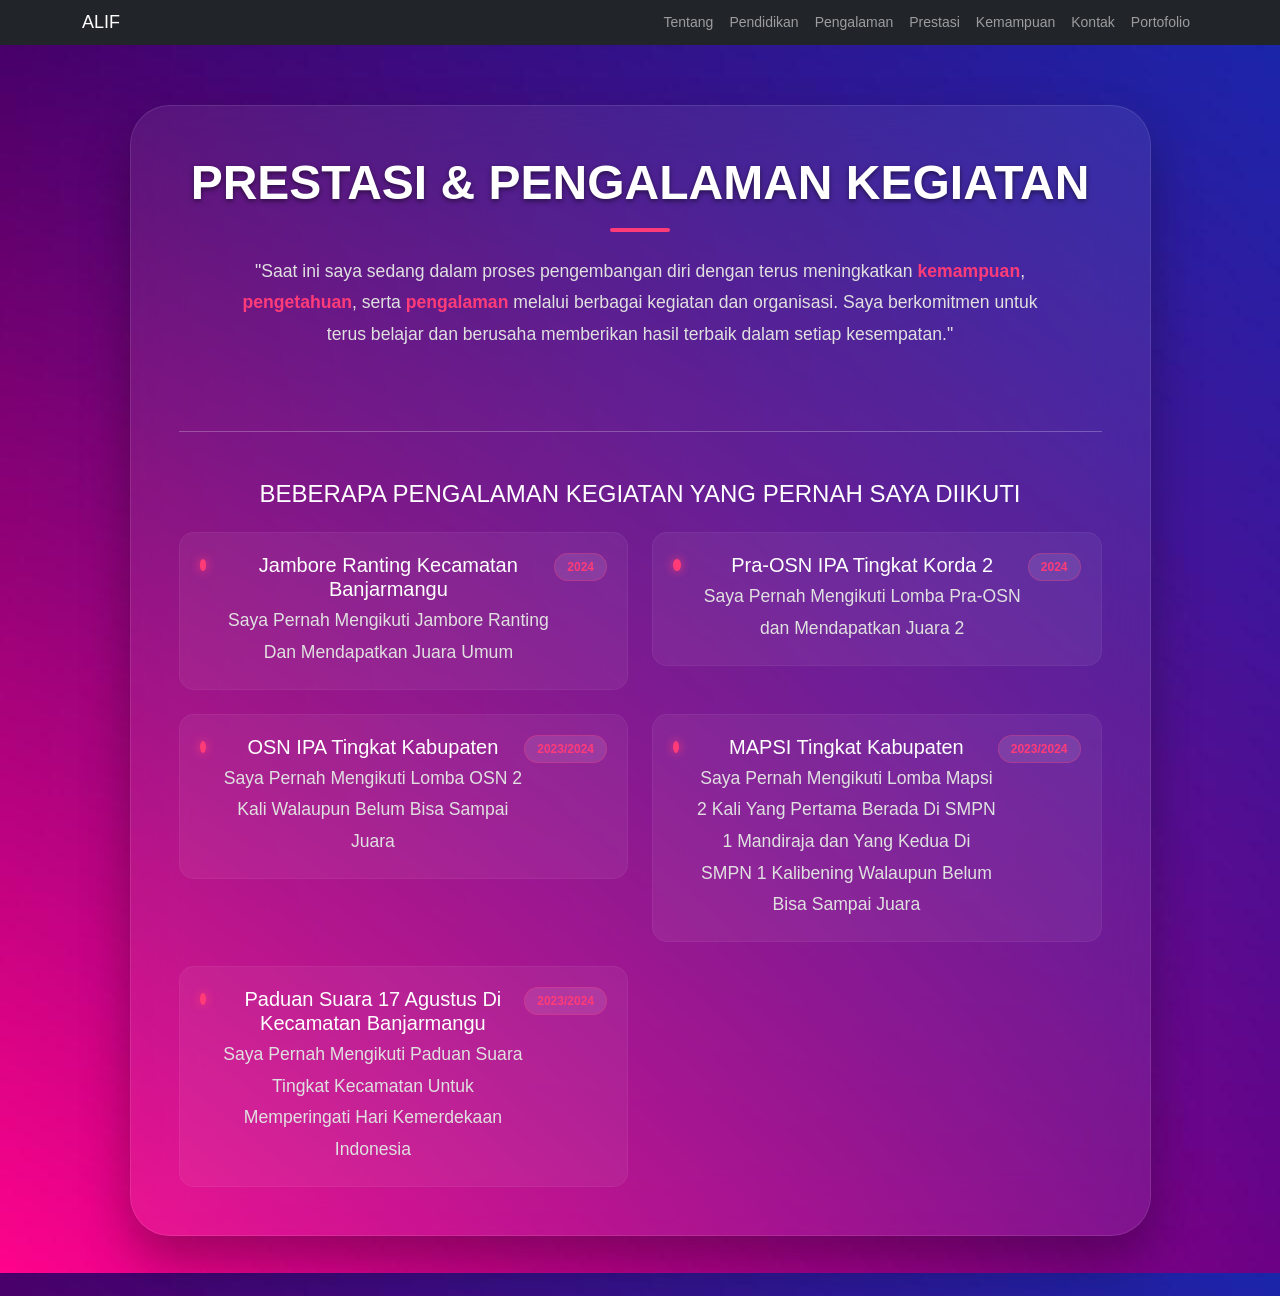
<file: prestasi.html>
<!doctype html>
<html lang="en">

<head>
  <meta charset="UTF-8" />
  <meta name="viewport" content="width=device-width, initial-scale=1.0" />
  <title>CV_AlifEnggarArzaki</title>
  <link href="bootstrap.min.css" rel="stylesheet" />
  <link href="style.css" rel="stylesheet" />
  <script src="https://cdn.jsdelivr.net/npm/bootstrap@5.3.0/dist/js/bootstrap.bundle.min.js"></script>
  </body>

</html>
</head>

<body>
  <nav class="navbar navbar-expand-lg navbar-dark bg-dark py-1">
    <div class="container">
      <a class="navbar-brand" href="#">ALIF</a>

      <button class="navbar-toggler" type="button" data-bs-toggle="collapse" data-bs-target="#menu">
        <span class="navbar-toggler-icon"></span>
      </button>

      <div class="collapse navbar-collapse" id="menu">
        <ul class="navbar-nav ms-auto">
          <li class="nav-item">
            <a class="nav-link" href="index.html">Tentang</a>
          </li>
          <li class="nav-item">
            <a class="nav-link" href="pendidikan.html">Pendidikan</a>
          </li>
          <li class="nav-item">
            <a class="nav-link" href="pengalaman.html">Pengalaman</a>
          </li>
          <li class="nav-item">
            <a class="nav-link" href="#">Prestasi</a>
          </li>
          <li class="nav-item">
            <a class="nav-link" href="Kemampuan.html">Kemampuan</a>
          </li>
          <li class="nav-item">
            <a class="nav-link" href="kontak.html">Kontak</a>
          </li>
          <li class="nav-item">
            <a class="nav-link" href="portofolio.html">Portofolio</a>
          </li>
        </ul>
      </div>
    </div>
  </nav>

  <section id="prestasi" class="prestasi-section d-flex align-items-center">
    <div class="container">

      <div class="row">
        <div class="col-lg-11 mx-auto">
          <div class="card prestasi-card-unified p-4 p-md-5">

            <div class="text-center mb-5">
              <h1 class="display-5 fw-bold text-white mb-3 text-uppercase">Prestasi & Pengalaman Kegiatan</h1>
              <div class="underline-custom mx-auto mb-4"></div>
              <p class="lead text-light-gray mx-auto" style="max-width: 800px;">
                "Saat ini saya sedang dalam proses pengembangan diri dengan terus
                meningkatkan <span class="text-highlight">kemampuan</span>, <span
                  class="text-highlight">pengetahuan</span>, serta <span class="text-highlight">pengalaman</span>
                melalui
                berbagai kegiatan dan organisasi. Saya berkomitmen untuk terus
                belajar dan berusaha memberikan hasil terbaik dalam setiap
                kesempatan."
              </p>
            </div>

            <hr class="border-light opacity-10 mb-5">

            <h4 class="text-white text-center text-uppercase mb-4">Beberapa Pengalaman Kegiatan yang Pernah Saya Diikuti
            </h4>
            <div class="row g-4">

              <div class="col-md-6">
                <div class="kegiatan-item-box">
                  <div class="d-flex align-items-start">
                    <div class="kegiatan-bullet me-3"></div>
                    <div>
                      <h5 class="text-white mb-1">Jambore Ranting Kecamatan Banjarmangu</h5>
                      <p class="small text-light-gray mb-0">Saya Pernah Mengikuti Jambore Ranting Dan Mendapatkan Juara
                        Umum</p>
                    </div>
                    <span class="ms-auto badge-year">2024</span>
                  </div>
                </div>
              </div>

              <div class="col-md-6">
                <div class="kegiatan-item-box">
                  <div class="d-flex align-items-start">
                    <div class="kegiatan-bullet me-3"></div>
                    <div>
                      <h5 class="text-white mb-1">Pra-OSN IPA Tingkat Korda 2</h5>
                      <p class="small text-light-gray mb-0">Saya Pernah Mengikuti Lomba Pra-OSN dan Mendapatkan Juara 2
                      </p>
                    </div>
                    <span class="ms-auto badge-year">2024</span>
                  </div>
                </div>
              </div>

              <div class="col-md-6">
                <div class="kegiatan-item-box">
                  <div class="d-flex align-items-start">
                    <div class="kegiatan-bullet me-3"></div>
                    <div>
                      <h5 class="text-white mb-1">OSN IPA Tingkat Kabupaten</h5>
                      <p class="small text-light-gray mb-0">Saya Pernah Mengikuti Lomba OSN 2 Kali Walaupun Belum Bisa
                        Sampai Juara
                      </p>
                    </div>
                    <span class="ms-auto badge-year">2023/2024</span>
                  </div>
                </div>
              </div>

              <div class="col-md-6">
                <div class="kegiatan-item-box">
                  <div class="d-flex align-items-start">
                    <div class="kegiatan-bullet me-3"></div>
                    <div>
                      <h5 class="text-white mb-1">MAPSI Tingkat Kabupaten</h5>
                      <p class="small text-light-gray mb-0">Saya Pernah Mengikuti Lomba Mapsi 2 Kali Yang Pertama Berada
                        Di SMPN 1 Mandiraja dan Yang Kedua Di SMPN 1 Kalibening Walaupun Belum Bisa Sampai Juara
                      </p>
                    </div>
                    <span class="ms-auto badge-year">2023/2024</span>
                  </div>
                </div>
              </div>

              <div class="col-md-6">
                <div class="kegiatan-item-box">
                  <div class="d-flex align-items-start">
                    <div class="kegiatan-bullet me-3"></div>
                    <div>
                      <h5 class="text-white mb-1">Paduan Suara 17 Agustus Di Kecamatan Banjarmangu</h5>
                      <p class="small text-light-gray mb-0">Saya Pernah Mengikuti Paduan Suara Tingkat Kecamatan Untuk Memperingati Hari Kemerdekaan Indonesia
                      </p>
                    </div>
                    <span class="ms-auto badge-year">2023/2024</span>
                  </div>
                </div>
              </div>


            </div>
          </div>
        </div>
      </div>

    </div>
  </section>
</body>

</html>
</file>
<file: style.css>
body {
  margin: 0;
  font-family: sans-serif;
  background: linear-gradient(135deg, #1e293b, #0f172a);
  color: white;
}

.navbar {
  padding-top: 5px;
  padding-bottom: 5px;
}

.navbar-brand {
  font-size: 18px;
}

.nav-link {
  font-size: 14px;
  padding: 5px 10px;
}

.tentang-section {
  min-height: 100vh;
  /* Gunakan background gradient yang diminta */
  background: linear-gradient(135deg, #ff1493 0%, #0000ff 100%);
  overflow: hidden;
  position: relative;
  padding-top: 120px;
}

/* KUNCI TAMPILAN MODERN: Glassmorphism Card */
.tentang-card {
  background: rgba(255, 255, 255, 0.05); /* Transparan */
  border: 1px solid rgba(255, 255, 255, 0.1);
  backdrop-filter: blur(20px); /* Efek Kaca */
  border-radius: 30px;
  box-shadow: 0 15px 35px rgba(0, 0, 0, 0.2);
  transition: all 0.3s ease;
  max-width: 1100px;
}

.tentang-card:hover {
  transform: translateY(-10px);
}

/* Efek Teks Outline (Hanya garis tepi) */
.text-outline-custom {
  color: transparent;
  -webkit-text-stroke: 2px rgba(255, 255, 255, 0.8);
}

.text-primary-custom {
  color: #ff3c78; /* Gunakan warna pink dari gradient */
  letter-spacing: 1px;
}

.text-light-gray {
  color: #e0e0e0;
  font-size: 1.1rem;
  line-height: 1.8;
  max-width: 600px;
}

/* Animasi Tombol */
.btn-primary-custom {
  background: linear-gradient(45deg, #ff3c78, #3498db);
  border: none;
  color: white;
  box-shadow: 0 10px 20px rgba(255, 60, 120, 0.3);
  transition: all 0.3s ease;
}

.btn-primary-custom:hover {
  transform: translateY(-5px) scale(1.05);
  box-shadow: 0 15px 25px rgba(255, 60, 120, 0.5);
  color: white;
}

/* Desain Foto Modern Melingkar */
.foto-container {
  display: inline-block;
}

/* Lingkaran Transparan di Belakang Foto */
.ring-blur-custom {
  position: absolute;
  top: 50%;
  left: 50%;
  transform: translate(-50%, -50%);
  width: 380px;
  height: 380px;
  background: rgba(255, 60, 120, 0.1);
  border: 2px solid rgba(255, 255, 255, 0.1);
  backdrop-filter: blur(10px);
  border-radius: 50%;
  z-index: 1;
}

.foto-profil-modern {
  position: relative;
  width: 300px;
  height: 300px;
  object-fit: cover;
  border-radius: 50%;
  border: 8px solid rgba(255, 255, 255, 0.1);
  box-shadow: 0 0 50px rgba(0, 0, 0, 0.3);
  z-index: 2;
  transition: all 0.5s ease;
}

.foto-profil-modern:hover {
  transform: rotate(3deg) scale(1.03);
  border-color: #ff3c78;
}

/* Responsif untuk Layar HP */
@media (max-width: 991px) {
  .tentang-section {
    padding-top: 150px;
  }
  .text-light-gray {
    margin: 0 auto 30px auto;
  }
  .btn-wrapper {
    justify-content: center;
  }
  .display-3 {
    font-size: 3rem;
  }
  .display-4 {
    font-size: 2.5rem;
  }
  .ring-blur-custom {
    width: 320px;
    height: 320px;
  }
  .foto-profil-modern {
    width: 250px;
    height: 250px;
  }
}

#pendidikan {
  background: url("Asset/image/bgrterbarufiks.jpg");
  background-size: cover;
  background-position: center;
  background-repeat: no-repeat;
  min-height: 100vh;
}

#pendidikan h1 {
  color: white;
  text-shadow: 0 2px 5px rgba(0, 0, 0, 0.5);
  font-weight: bold;
}

#pengalaman {
  padding: 50px 20px;
  text-align: center;
  background: url("Asset/image/bgrterbarufiks.jpg");
  background-size: cover;
  background-position: center;
  background-repeat: no-repeat;
}

#pengalaman h1 {
  color: white;
  text-shadow: 0 2px 5px rgba(0, 0, 0, 0.5);
  font-weight: bold;
}

.list-organisasi {
  display: flex;
  flex-direction: column;
  align-items: center;
  gap: 20px;
  width: 100%;
}

.organisasi-card {
  background: white;
  color: black;
  margin-bottom: 20px;
  border-radius: 10px;
  box-shadow: 0 4px 15px rgba(0, 0, 0, 0.2);
}

.organisasi-img {
  width: 80px;
  height: 80px;
  object-fit: contain;
  margin-bottom: 10px;
}

.organisasi-card:hover {
  transform: translateY(-5px);
  transition: 0.3s;
}

.organisasi-card {
  width: 90%;
  max-width: 500px;
  background: white;
  padding: 20px;
  border-radius: 15px;
  text-align: center;
  box-sizing: border-box;
  overflow: hidden;
}

.card-photo-carousel {
  width: 100%;
  margin: 15px 0;
}

.carousel-inner img {
  width: 100% !important;
  height: auto;
}

#kemampuan {
  padding: 60px 20px;
  text-align: center;
  background: url("Asset/image/bgrterbarufiks.jpg");
  min-height: 100vh;
}

#kemampuan h1 {
  color: white;
  text-shadow: 0 2px 5px rgba(0, 0, 0, 0.5);
  font-weight: bold;
}

.skill-container {
  display: flex;
  justify-content: center;
  gap: 20px;
  flex-wrap: wrap;
}

.skill-box {
  background: white;
  color: black;
  width: 300px;
  padding: 20px;
  border-radius: 10px;
  box-shadow: 0 4px 15px rgba(0, 0, 0, 0.2);
  text-align: left;
}

.skill-item {
  display: flex;
  align-items: center;
  margin-bottom: 10px;
}

.skill-icon {
  width: 30px;
  height: 30px;
  margin-right: 10px;
}

.deskripsi-box {
  background: white;
  color: black;
  max-width: 650px;
  margin: 30px auto 0;
  padding: 20px;
  border-radius: 10px;
  box-shadow: 0 4px 15px rgba(0, 0, 0, 0.2);
}
.skill-box {
  background: white;
  width: 300px;
  padding: 20px;
  border-radius: 10px;
  box-shadow: 0 4px 15px rgba(0, 0, 0, 0.2);
  cursor: pointer;
  transition: 0.2s;
}

.skill-box:hover {
  transform: translateY(-5px);
}

.skill-box:active {
  transform: scale(0.97);
}

#kontak {
  padding: 60px 20px;
  text-align: center;
  background: url("Asset/image/bgrterbarufiks.jpg");
  min-height: 100vh;
}

#kontak h1 {
  color: white;
  text-shadow: 0 2px 5px rgba(0, 0, 0, 0.5);
  font-weight: bold;
}

.kontak-container {
  display: flex;
  justify-content: center;
  gap: 40px;
  flex-wrap: wrap;
  margin-top: 30px;
}

.form-box,
.info-box {
  background: white;
  color: black;
  width: 400px;
  padding: 25px;
  border-radius: 10px;
  text-align: left;
  box-shadow: 0 4px 15px rgba(0, 0, 0, 0.2);
}

.form-box input,
.form-box textarea {
  width: 100%;
  padding: 10px;
  margin-bottom: 15px;
  border-radius: 5px;
  border: 1px solid #ccc;
}

.form-box button {
  background: #0d6efd;
  color: white;
  border: none;
  padding: 10px 20px;
  border-radius: 5px;
  cursor: pointer;
}

.form-box button:hover {
  background: #0b5ed7;
}

.judul-sosmed {
  text-align: center;
  font-weight: bold;
  margin-top: 15px;
}

.icon-wrapper {
  display: flex;
  justify-content: center;
  gap: 15px;
  margin-top: 10px;
}

.icon-sosmed {
  width: 40px;
  height: 40px;
  object-fit: contain;
  transition: 0.3s;
}

.icon-sosmed:hover {
  transform: scale(1.2);
}
#portofolio {
  padding: 60px 20px;
  text-align: center;
  background: url("Asset/image/bgrterbarufiks.jpg");
  min-height: 100vh;
}

#portofolio h1 {
  color: white;
  text-shadow: 0 2px 5px rgba(0, 0, 0, 0.5);
  font-weight: bold;
}

.portofolio-container {
  display: flex;
  flex-direction: column;
  align-items: center;
  gap: 30px;
}

.portofolio-card {
  display: flex;
  width: 80%;
  max-width: 900px;
  background: #2c2f3a;
  border-radius: 10px;
  overflow: hidden;
  box-shadow: 0 5px 20px rgba(0, 0, 0, 0.3);
}

.portofolio-img {
  width: 40%;
  object-fit: cover;
}

.portofolio-content {
  padding: 20px;
  text-align: left;
  color: white;
  flex: 1;
}

.btn-portofolio {
  display: inline-block;
  margin-top: 15px;
  background: #4da3ff;
  color: white;
  padding: 10px 20px;
  border-radius: 5px;
  text-decoration: none;
}

.btn-portofolio:hover {
  background: #2d8cf0;
}

#prestasi {
  padding: 60px 20px;
  text-align: center;
  background: url("Asset/image/bgrterbarufiks.jpg");
  min-height: 100vh;
}

#prestasi h1 {
  color: white;
  text-shadow: 0 2px 5px rgba(0, 0, 0, 0.5);
  font-weight: bold;
}

.prestasi-section {
  min-height: 100vh;
  background: linear-gradient(
    135deg,
    #ff1493 0%,
    #0000ff 100%
  ); /* Sesuai bgrterbarufiks.jpg */
  padding: 120px 0 80px 0;
}

.prestasi-card-unified {
  background: rgba(255, 255, 255, 0.07);
  backdrop-filter: blur(25px);
  border: 1px solid rgba(255, 255, 255, 0.1);
  border-radius: 40px;
  box-shadow: 0 25px 50px rgba(0, 0, 0, 0.3);
}

.text-highlight {
  color: #ff3c78;
  font-weight: 600;
}

.underline-custom {
  width: 60px;
  height: 4px;
  background: #ff3c78;
  border-radius: 2px;
}

.kegiatan-item-box {
  background: rgba(255, 255, 255, 0.05);
  padding: 20px;
  border-radius: 15px;
  border: 1px solid rgba(255, 255, 255, 0.05);
  transition: 0.3s;
}

.kegiatan-item-box:hover {
  background: rgba(255, 255, 255, 0.1);
  transform: scale(1.02);
  border-color: #ff3c78;
}

.kegiatan-bullet {
  width: 12px;
  height: 12px;
  background: #ff3c78;
  border-radius: 50%;
  margin-top: 6px;
  box-shadow: 0 0 10px #ff3c78;
}

.badge-year {
  font-size: 0.75rem;
  background: rgba(255, 255, 255, 0.1);
  padding: 4px 12px;
  border-radius: 20px;
  color: #ff3c78;
  font-weight: bold;
  border: 1px solid rgba(255, 60, 120, 0.3);
}
</file>
<file: KALKULATOR/style.css>
*{
  margin:0;
  padding:0;
  box-sizing:border-box;
  font-family: 'Poppins', sans-serif;
}

body{
  min-height:100vh;
  display:flex;
  justify-content:center;
  align-items:center;
  background: linear-gradient(135deg,#0f172a,#1e293b,#111827);
  overflow:hidden;
}

.container{
  width:950px;
  height:560px;
  background: rgba(255,255,255,0.08);
  backdrop-filter: blur(20px);
  border:1px solid rgba(255,255,255,0.1);
  border-radius:30px;
  display:flex;
  padding:25px;
  gap:25px;
  box-shadow:
  0 20px 40px rgba(0,0,0,0.35);
}

/* KALKULATOR */
.calculator{
  flex:1;
  display:flex;
  flex-direction:column;
  gap:20px;
}

.display{
  height:150px;
  background:#0f172a;
  border-radius:25px;
  padding:25px;
  display:flex;
  flex-direction:column;
  justify-content:end;
  align-items:flex-end;
  overflow:hidden;
  position:relative;
  box-shadow: inset 0 0 20px rgba(255,255,255,0.03);
}

.display::before{
  content:'';
  position:absolute;
  width:180px;
  height:180px;
  background:rgba(59,130,246,0.15);
  border-radius:50%;
  top:-80px;
  right:-50px;
  filter: blur(20px);
}

.history-mini{
  color:#94a3b8;
  font-size:18px;
  margin-bottom:8px;
}

.result{
  color:white;
  font-size:52px;
  font-weight:600;
  max-width:100%;
  overflow-x:auto;
}

.buttons{
  display:grid;
  grid-template-columns: repeat(4,1fr);
  gap:15px;
  flex:1;
}

button{
  border:none;
  border-radius:20px;
  font-size:24px;
  cursor:pointer;
  transition:0.2s;
  font-weight:600;
}

button:hover{
  transform:translateY(-4px);
}

button:active{
  transform:scale(0.95);
}

.number{
  background:#e2e8f0;
  color:#0f172a;
}

.operator{
  background:linear-gradient(135deg,#4f46e5,#3b82f6);
  color:white;
}

.equal{
  background:linear-gradient(135deg,#14b8a6,#06b6d4);
  color:white;
}

.clear{
  background:linear-gradient(135deg,#ef4444,#f97316);
  color:white;
}

.special{
  background:#f59e0b;
  color:white;
}

.zero{
  grid-column: span 2;
}

/* HISTORY */
.history-box{
  width:280px;
  background:rgba(255,255,255,0.05);
  border-radius:25px;
  padding:25px;
  display:flex;
  flex-direction:column;
}

.history-top{
  display:flex;
  justify-content:space-between;
  align-items:center;
  margin-bottom:20px;
}

.history-top h2{
  color:white;
  font-size:24px;
}

.clear-history{
  color:#94a3b8;
  cursor:pointer;
  font-size:14px;
  transition:0.2s;
}

.clear-history:hover{
  color:white;
}

.history-list{
  overflow-y:auto;
  flex:1;
  padding-right:5px;
}

.history-item{
  background:rgba(255,255,255,0.06);
  padding:15px;
  border-radius:18px;
  margin-bottom:12px;
  color:white;
}

.history-item p{
  color:#94a3b8;
  font-size:14px;
}

.history-item h3{
  margin-top:5px;
  font-size:22px;
}

@media(max-width:900px){

  .container{
    width:95%;
    height:auto;
    flex-direction:column;
  }

  .history-box{
    width:100%;
    height:250px;
  }

}
</file>
<file: WEB DESA/style.css>
*, *::before, *::after { margin: 0; padding: 0; box-sizing: border-box; }

  :root {
    --blue-deep:   #0b2a4a;
    --blue-dark:   #103a63;
    --blue-mid:    #1a5fa0;
    --blue-bright: #2980d4;
    --blue-light:  #5baae8;
    --blue-pale:   #ddeef9;
    --blue-softer: #edf5fc;
    --sky:         #b8daf5;
    --gold:        #e6a817;
    --gold-light:  #ffd97a;
    --cream:       #f7f9fc;
    --white:       #ffffff;
    --text-dark:   #0d1b2a;
    --text-mid:    #3a5068;
    --text-light:  #6b8ba4;
    --border:      #d0e4f2;
  }

  html { scroll-behavior: smooth; }
  body { font-family: 'DM Sans', sans-serif; background: var(--cream); color: var(--text-dark); overflow-x: hidden; }

  /* ─ NAVBAR ─ */
  nav {
    position: fixed; top: 0; left: 0; right: 0; z-index: 200;
    display: flex; align-items: center; justify-content: space-between;
    padding: 0 5vw; height: 66px;
    background: rgba(11, 42, 74, 0.96);
    backdrop-filter: blur(12px);
    border-bottom: 1px solid rgba(91,170,232,.18);
  }
  .nav-brand { display: flex; align-items: center; gap: 12px; text-decoration: none; }
  .nav-logo {
    width: 42px; height: 42px; border-radius: 10px;
    background: linear-gradient(135deg, var(--blue-bright), var(--blue-light));
    display: flex; align-items: center; justify-content: center;
    font-family: 'Cormorant Garamond', serif;
    font-size: 20px; font-weight: 700; color: #fff;
  }
  .nav-title { color: #fff; font-size: 14.5px; font-weight: 600; line-height: 1.25; }
  .nav-title span { display: block; font-weight: 300; font-size: 11px; opacity: .6; letter-spacing: .06em; margin-top: 1px; }
  .nav-links { display: flex; gap: 30px; list-style: none; }
  .nav-links a { color: rgba(255,255,255,.65); text-decoration: none; font-size: 13px; font-weight: 500; transition: color .2s; }
  .nav-links a:hover { color: var(--gold-light); }

  /* ─ HERO ─ */
  #hero {
    min-height: 100vh;
    background:
      linear-gradient(160deg, rgba(11,42,74,.88) 0%, rgba(16,58,99,.6) 55%, rgba(26,95,160,.75) 100%),
      url('image/Kantordesa.png') center/cover no-repeat;
    display: flex; flex-direction: column; justify-content: center; align-items: flex-start;
    padding: 110px 8vw 80px;
    position: relative; overflow: hidden;
  }
  .hero-bg-circle {
    position: absolute; right: -80px; top: 50%;
    transform: translateY(-50%);
    width: 560px; height: 560px; border-radius: 50%;
    border: 1.5px solid rgba(91,170,232,.15);
    pointer-events: none;
  }
  .hero-bg-circle::before {
    content: ''; position: absolute; inset: 40px; border-radius: 50%;
    border: 1px solid rgba(91,170,232,.1);
  }
  .hero-badge {
    display: inline-flex; align-items: center; gap: 8px;
    background: rgba(41,128,212,.22); border: 1px solid rgba(91,170,232,.4);
    color: var(--sky); font-size: 11px; letter-spacing: .16em; text-transform: uppercase;
    padding: 7px 18px; border-radius: 100px; margin-bottom: 26px;
    animation: fadeUp .7s ease both;
  }
  .hero-badge::before { content: ''; width: 6px; height: 6px; border-radius: 50%; background: var(--blue-light); }
  .hero-title {
    font-family: 'Cormorant Garamond', serif;
    font-size: clamp(46px, 7.5vw, 96px);
    color: #fff; line-height: 1.05; font-weight: 700; letter-spacing: -.02em;
    animation: fadeUp .7s .1s ease both; max-width: 700px;
  }
  .hero-title em { color: var(--gold-light); font-style: italic; }
  .hero-sub {
    margin-top: 20px; max-width: 500px;
    color: rgba(255,255,255,.65); font-size: 16px; line-height: 1.8;
    animation: fadeUp .7s .2s ease both;
  }
  .hero-actions {
    display: flex; gap: 14px; margin-top: 38px;
    animation: fadeUp .7s .3s ease both;
  }
  .btn-primary {
    background: var(--blue-bright); color: #fff;
    padding: 13px 28px; border-radius: 10px; font-size: 14px; font-weight: 600;
    text-decoration: none; transition: background .2s, transform .15s;
  }
  .btn-primary:hover { background: var(--blue-light); transform: translateY(-2px); }
  .btn-outline {
    background: transparent; color: rgba(255,255,255,.8);
    border: 1.5px solid rgba(255,255,255,.3);
    padding: 13px 28px; border-radius: 10px; font-size: 14px; font-weight: 500;
    text-decoration: none; transition: border-color .2s, color .2s;
  }
  .btn-outline:hover { border-color: var(--blue-light); color: #fff; }
  .hero-stats {
    display: flex; gap: 0; margin-top: 64px;
    background: rgba(255,255,255,.07);
    border: 1px solid rgba(255,255,255,.12);
    border-radius: 14px; overflow: hidden;
    animation: fadeUp .7s .4s ease both;
  }
  .hero-stat { padding: 20px 34px; border-right: 1px solid rgba(255,255,255,.1); }
  .hero-stat:last-child { border-right: none; }
  .hero-stat-n {
    font-family: 'Cormorant Garamond', serif;
    font-size: 30px; font-weight: 700; color: var(--gold-light); line-height: 1;
  }
  .hero-stat-l { font-size: 11px; color: rgba(255,255,255,.5); margin-top: 3px; letter-spacing: .05em; }
  .hero-scroll-hint {
    position: absolute; bottom: 30px; left: 50%; transform: translateX(-50%);
    display: flex; flex-direction: column; align-items: center; gap: 6px;
    color: rgba(255,255,255,.3); font-size: 10px; letter-spacing: .14em; text-transform: uppercase;
    animation: fadeIn 1.5s .8s ease both;
  }
  .scroll-arrow { width: 20px; height: 20px; border-right: 1.5px solid rgba(255,255,255,.3); border-bottom: 1.5px solid rgba(255,255,255,.3); transform: rotate(45deg); animation: bounce 1.6s ease infinite; }

  /* ─ SECTION BASE ─ */
  section { padding: 96px 8vw; }
  .sec-label { font-size: 11px; letter-spacing: .2em; text-transform: uppercase; color: var(--blue-bright); font-weight: 600; margin-bottom: 10px; }
  .sec-title {
    font-family: 'Cormorant Garamond', serif;
    font-size: clamp(30px, 4vw, 48px); font-weight: 700; line-height: 1.15; color: var(--blue-deep);
  }
  .sec-title em { font-style: italic; color: var(--blue-bright); }
  .sec-body { font-size: 15.5px; line-height: 1.85; color: var(--text-mid); margin-top: 14px; max-width: 620px; }

  /* ─ PROFIL ─ */
  #profil { background: var(--white); }
  .profil-grid { display: grid; grid-template-columns: 1fr 1fr; gap: 72px; align-items: center; margin-top: 60px; }
  .profil-img-stack { position: relative; height: 520px; }
  .pimg-main {
    position: absolute; left: 0; top: 0; width: 78%; height: 80%;
    border-radius: 20px; overflow: hidden;
    box-shadow: 0 24px 60px rgba(11,42,74,.18);
  }
  .pimg-main img { width: 100%; height: 100%; object-fit: cover; }
  .pimg-accent {
    position: absolute; right: 0; bottom: 0; width: 58%; height: 55%;
    border-radius: 16px; overflow: hidden;
    border: 4px solid var(--white);
    box-shadow: 0 16px 40px rgba(11,42,74,.2);
  }
  .pimg-accent img { width: 100%; height: 100%; object-fit: cover; }
  .pimg-badge {
    position: absolute; left: 16px; bottom: 44%;
    background: var(--blue-deep); color: #fff;
    border-radius: 12px; padding: 14px 18px;
    border: 3px solid var(--white);
    box-shadow: 0 8px 24px rgba(11,42,74,.25);
    font-size: 12px; line-height: 1.5;
    min-width: 140px;
  }
  .pimg-badge strong { font-size: 22px; font-family: 'Cormorant Garamond', serif; display: block; color: var(--gold-light); }
  .info-table { margin-top: 32px; border-collapse: collapse; width: 100%; }
  .info-table tr { border-bottom: 1px solid var(--blue-softer); }
  .info-table td { padding: 13px 0; font-size: 14px; vertical-align: top; }
  .info-table td:first-child { color: var(--text-light); width: 130px; font-weight: 500; }
  .info-table td:last-child { color: var(--text-dark); font-weight: 600; }

  /* ─ GALERI ─ */
  #galeri { background: var(--blue-softer); padding: 80px 8vw; }
  .galeri-header { display: flex; justify-content: space-between; align-items: flex-end; margin-bottom: 36px; }
  .galeri-grid { display: grid; grid-template-columns: 2fr 1fr 1fr; grid-template-rows: 200px 200px; gap: 16px; }
  .gal-item { border-radius: 16px; overflow: hidden; position: relative; }
  .gal-item.big { grid-row: 1 / 3; }
  .gal-item img { width: 100%; height: 100%; object-fit: cover; transition: transform .4s ease; }
  .gal-item:hover img { transform: scale(1.05); }
  .gal-overlay {
    position: absolute; inset: 0;
    background: linear-gradient(to top, rgba(11,42,74,.6) 0%, transparent 60%);
    opacity: 0; transition: opacity .3s;
    display: flex; align-items: flex-end; padding: 16px;
    color: #fff; font-size: 13px; font-weight: 500;
  }
  .gal-item:hover .gal-overlay { opacity: 1; }

  /* ─ SEJARAH ─ */
  #sejarah {
    background: linear-gradient(155deg, var(--blue-deep) 0%, #071e36 100%);
    color: #fff; position: relative; overflow: hidden;
  }
  #sejarah::before {
    content: ''; position: absolute;
    width: 600px; height: 600px; border-radius: 50%;
    background: radial-gradient(circle, rgba(41,128,212,.12) 0%, transparent 70%);
    top: -150px; right: -100px; pointer-events: none;
  }
  #sejarah .sec-label { color: var(--gold-light); }
  #sejarah .sec-title { color: #fff; }
  .sejarah-layout { display: grid; grid-template-columns: 1fr 1fr; gap: 72px; margin-top: 56px; align-items: start; }
  .sejarah-img {
    border-radius: 20px; overflow: hidden; height: 420px;
    position: relative;
    box-shadow: 0 32px 64px rgba(0,0,0,.4);
  }
  .sejarah-img img { width: 100%; height: 100%; object-fit: cover; }
  .sejarah-img-overlay {
    position: absolute; inset: 0;
    background: linear-gradient(to top, rgba(11,42,74,.75) 0%, transparent 55%);
    display: flex; align-items: flex-end; padding: 24px;
  }
  .sejarah-img-caption { color: rgba(255,255,255,.85); font-size: 13px; }
  .sejarah-img-caption strong { display: block; font-family: 'Cormorant Garamond', serif; font-size: 18px; margin-bottom: 2px; }
  .sejarah-desc {
    background: rgba(255,255,255,.05);
    border: 1px solid rgba(91,170,232,.18);
    border-left: 3px solid var(--gold);
    border-radius: 14px; padding: 22px 24px;
    font-size: 14.5px; line-height: 1.85; color: rgba(255,255,255,.68);
    margin-bottom: 36px;
  }
  .timeline { position: relative; padding-left: 28px; }
  .timeline::before {
    content: ''; position: absolute; left: 7px; top: 0; bottom: 0;
    width: 1.5px; background: rgba(91,170,232,.25);
  }
  .tl-item { position: relative; padding: 0 0 32px 24px; }
  .tl-dot {
    position: absolute; left: -24px; top: 5px;
    width: 14px; height: 14px; border-radius: 50%;
    background: var(--blue-bright); border: 2.5px solid var(--blue-deep);
    box-shadow: 0 0 0 3px rgba(41,128,212,.3);
  }
  .tl-year { font-size: 11px; font-weight: 600; color: var(--gold-light); letter-spacing: .1em; margin-bottom: 3px; }
  .tl-name { font-family: 'Cormorant Garamond', serif; font-size: 19px; color: #fff; font-weight: 600; }
  .tl-note { font-size: 12.5px; color: rgba(255,255,255,.4); margin-top: 3px; }

  /* ─ WILAYAH ─ */
  #wilayah { background: var(--white); }
  .wilayah-layout { display: grid; grid-template-columns: 1fr 1fr; gap: 72px; align-items: center; margin-top: 56px; }
  .wilayah-map-mock {
    border-radius: 20px; overflow: hidden; height: 380px; position: relative;
    box-shadow: 0 20px 50px rgba(11,42,74,.12);
  }
  .wilayah-map-mock img { width: 100%; height: 100%; object-fit: cover; }
  .map-overlay {
    position: absolute; inset: 0;
    background: rgba(11,42,74,.3);
    display: flex; align-items: center; justify-content: center;
  }
  .map-pin {
    background: var(--blue-bright); color: #fff;
    border-radius: 100px; padding: 10px 20px;
    font-size: 13px; font-weight: 600;
    border: 3px solid #fff;
    box-shadow: 0 8px 24px rgba(11,42,74,.35);
  }
  .batas-list { display: flex; flex-direction: column; gap: 14px; }
  .batas-item {
    display: flex; gap: 16px; align-items: center;
    background: var(--blue-softer); border-radius: 14px; padding: 18px 20px;
    border: 1px solid var(--border); transition: transform .2s, box-shadow .2s;
  }
  .batas-item:hover { transform: translateX(6px); box-shadow: 0 8px 24px rgba(11,42,74,.08); }
  .batas-dir {
    width: 44px; height: 44px; border-radius: 12px;
    background: var(--blue-pale); display: flex; align-items: center; justify-content: center;
    font-size: 18px; flex-shrink: 0;
  }
  .batas-info-key { font-size: 11px; letter-spacing: .1em; text-transform: uppercase; color: var(--text-light); font-weight: 600; }
  .batas-info-val { font-size: 15px; font-weight: 600; color: var(--blue-deep); margin-top: 2px; }
  .batas-info-sub { font-size: 12px; color: var(--text-light); }

  /* ─ KEPENDUDUKAN ─ */
  #kependudukan { background: var(--cream); }
  .kep-layout { display: grid; grid-template-columns: 1fr 1fr; gap: 72px; align-items: start; margin-top: 56px; }
  .kep-cards { display: grid; grid-template-columns: 1fr 1fr; gap: 14px; }
  .kep-card {
    background: var(--white); border-radius: 16px; padding: 26px 22px;
    border: 1px solid var(--border); text-align: center;
    transition: transform .2s, box-shadow .2s;
  }
  .kep-card:hover { transform: translateY(-4px); box-shadow: 0 16px 40px rgba(11,42,74,.1); }
  .kep-card.featured { background: var(--blue-deep); border-color: var(--blue-deep); grid-column: 1 / -1; }
  .kep-n {
    font-family: 'Cormorant Garamond', serif;
    font-size: 42px; font-weight: 700; color: var(--blue-mid); line-height: 1;
  }
  .kep-card.featured .kep-n { color: var(--gold-light); font-size: 56px; }
  .kep-u { font-size: 11px; font-weight: 600; letter-spacing: .08em; color: var(--blue-light); margin-top: 2px; }
  .kep-card.featured .kep-u { color: rgba(255,255,255,.55); }
  .kep-l { font-size: 13px; color: var(--text-mid); margin-top: 6px; }
  .kep-card.featured .kep-l { color: rgba(255,255,255,.65); }
  .kep-img { border-radius: 20px; overflow: hidden; height: 280px; margin-bottom: 28px; }
  .kep-img img { width: 100%; height: 100%; object-fit: cover; }
  .mp-block { background: var(--white); border-radius: 18px; padding: 28px; border: 1px solid var(--border); }
  .mp-title { font-family: 'Cormorant Garamond', serif; font-size: 20px; font-weight: 600; color: var(--blue-deep); margin-bottom: 20px; }
  .mp-row { margin-bottom: 16px; }
  .mp-meta { display: flex; justify-content: space-between; font-size: 13px; color: var(--text-mid); margin-bottom: 7px; font-weight: 500; }
  .mp-bg { height: 9px; background: var(--blue-softer); border-radius: 100px; overflow: hidden; }
  .mp-fill { height: 100%; border-radius: 100px; background: linear-gradient(90deg, var(--blue-dark), var(--blue-bright)); }

  /* ─ LAYANAN ─ */
  #layanan {
    background: linear-gradient(180deg, var(--blue-deep) 0%, #0e3457 100%);
    color: #fff;
  }
  #layanan .sec-label { color: var(--gold-light); }
  #layanan .sec-title { color: #fff; }
  .layanan-grid { display: grid; grid-template-columns: repeat(3, 1fr); gap: 18px; margin-top: 48px; }
  .layanan-card {
    background: rgba(255,255,255,.06); border-radius: 18px; padding: 28px 24px;
    border: 1px solid rgba(91,170,232,.15);
    transition: background .25s, transform .2s;
    cursor: default;
  }
  .layanan-card:hover { background: rgba(255,255,255,.1); transform: translateY(-5px); }
  .layanan-icon {
    width: 50px; height: 50px; border-radius: 13px;
    background: rgba(41,128,212,.25); display: flex; align-items: center; justify-content: center;
    margin-bottom: 18px;
  }
  .layanan-icon svg { width: 24px; height: 24px; stroke: var(--blue-light); fill: none; stroke-width: 1.8; }
  .layanan-nm { font-weight: 600; font-size: 15px; color: #fff; margin-bottom: 8px; }
  .layanan-ds { font-size: 13.5px; color: rgba(255,255,255,.55); line-height: 1.7; }
  .jam-pelayanan {
    margin-top: 44px; text-align: center;
    background: rgba(255,255,255,.06); border: 1px solid rgba(91,170,232,.15);
    border-radius: 14px; padding: 20px 28px; display: inline-block;
    font-size: 14px; color: rgba(255,255,255,.65);
  }
  .jam-pelayanan strong { color: var(--gold-light); }
  .layanan-bottom { display: flex; justify-content: center; }

  /* ─ FOOTER ─ */
  footer { background: #071e36; color: #fff; padding: 72px 8vw 36px; }
  .footer-grid { display: grid; grid-template-columns: 2fr 1fr 1fr; gap: 56px; margin-bottom: 52px; }
  .footer-brand { font-family: 'Cormorant Garamond', serif; font-size: 26px; font-weight: 700; margin-bottom: 12px; }
  .footer-brand span { color: var(--gold-light); font-style: italic; }
  .footer-desc { font-size: 14px; color: rgba(255,255,255,.45); line-height: 1.75; max-width: 300px; }
  .footer-col-title { font-size: 11px; letter-spacing: .18em; text-transform: uppercase; color: var(--blue-light); margin-bottom: 18px; font-weight: 600; }
  .footer-links { list-style: none; display: flex; flex-direction: column; gap: 10px; }
  .footer-links a { color: rgba(255,255,255,.5); font-size: 13.5px; text-decoration: none; transition: color .2s; }
  .footer-links a:hover { color: var(--gold-light); }
  .fc-item { display: flex; gap: 10px; align-items: flex-start; color: rgba(255,255,255,.5); font-size: 13.5px; margin-bottom: 12px; }
  .fc-item svg { width: 15px; height: 15px; stroke: var(--blue-light); fill: none; stroke-width: 2; flex-shrink: 0; margin-top: 2px; }
  .footer-bottom {
    border-top: 1px solid rgba(255,255,255,.08); padding-top: 26px;
    display: flex; justify-content: space-between;
    font-size: 12px; color: rgba(255,255,255,.28);
  }

  /* ─ ANIMATIONS ─ */
  @keyframes fadeUp {
    from { opacity: 0; transform: translateY(24px); }
    to   { opacity: 1; transform: translateY(0); }
  }
  @keyframes fadeIn { from { opacity: 0; } to { opacity: 1; } }
  @keyframes bounce {
    0%, 100% { transform: rotate(45deg) translateY(0); }
    50%       { transform: rotate(45deg) translateY(5px); }
  }
  .reveal { opacity: 0; transform: translateY(28px); transition: opacity .7s ease, transform .7s ease; }
  .reveal.visible { opacity: 1; transform: translateY(0); }

  /* ─ RESPONSIVE ─ */
  @media (max-width: 900px) {
    .profil-grid, .sejarah-layout, .wilayah-layout, .kep-layout, .footer-grid { grid-template-columns: 1fr; }
    .galeri-grid { grid-template-columns: 1fr 1fr; grid-template-rows: auto; }
    .gal-item.big { grid-row: auto; }
    .layanan-grid { grid-template-columns: 1fr 1fr; }
    .nav-links { display: none; }
    .hero-stats { flex-wrap: wrap; }
    .hero-stat { border-right: none; border-bottom: 1px solid rgba(255,255,255,.1); flex: 1 1 45%; }
  }
</file>
